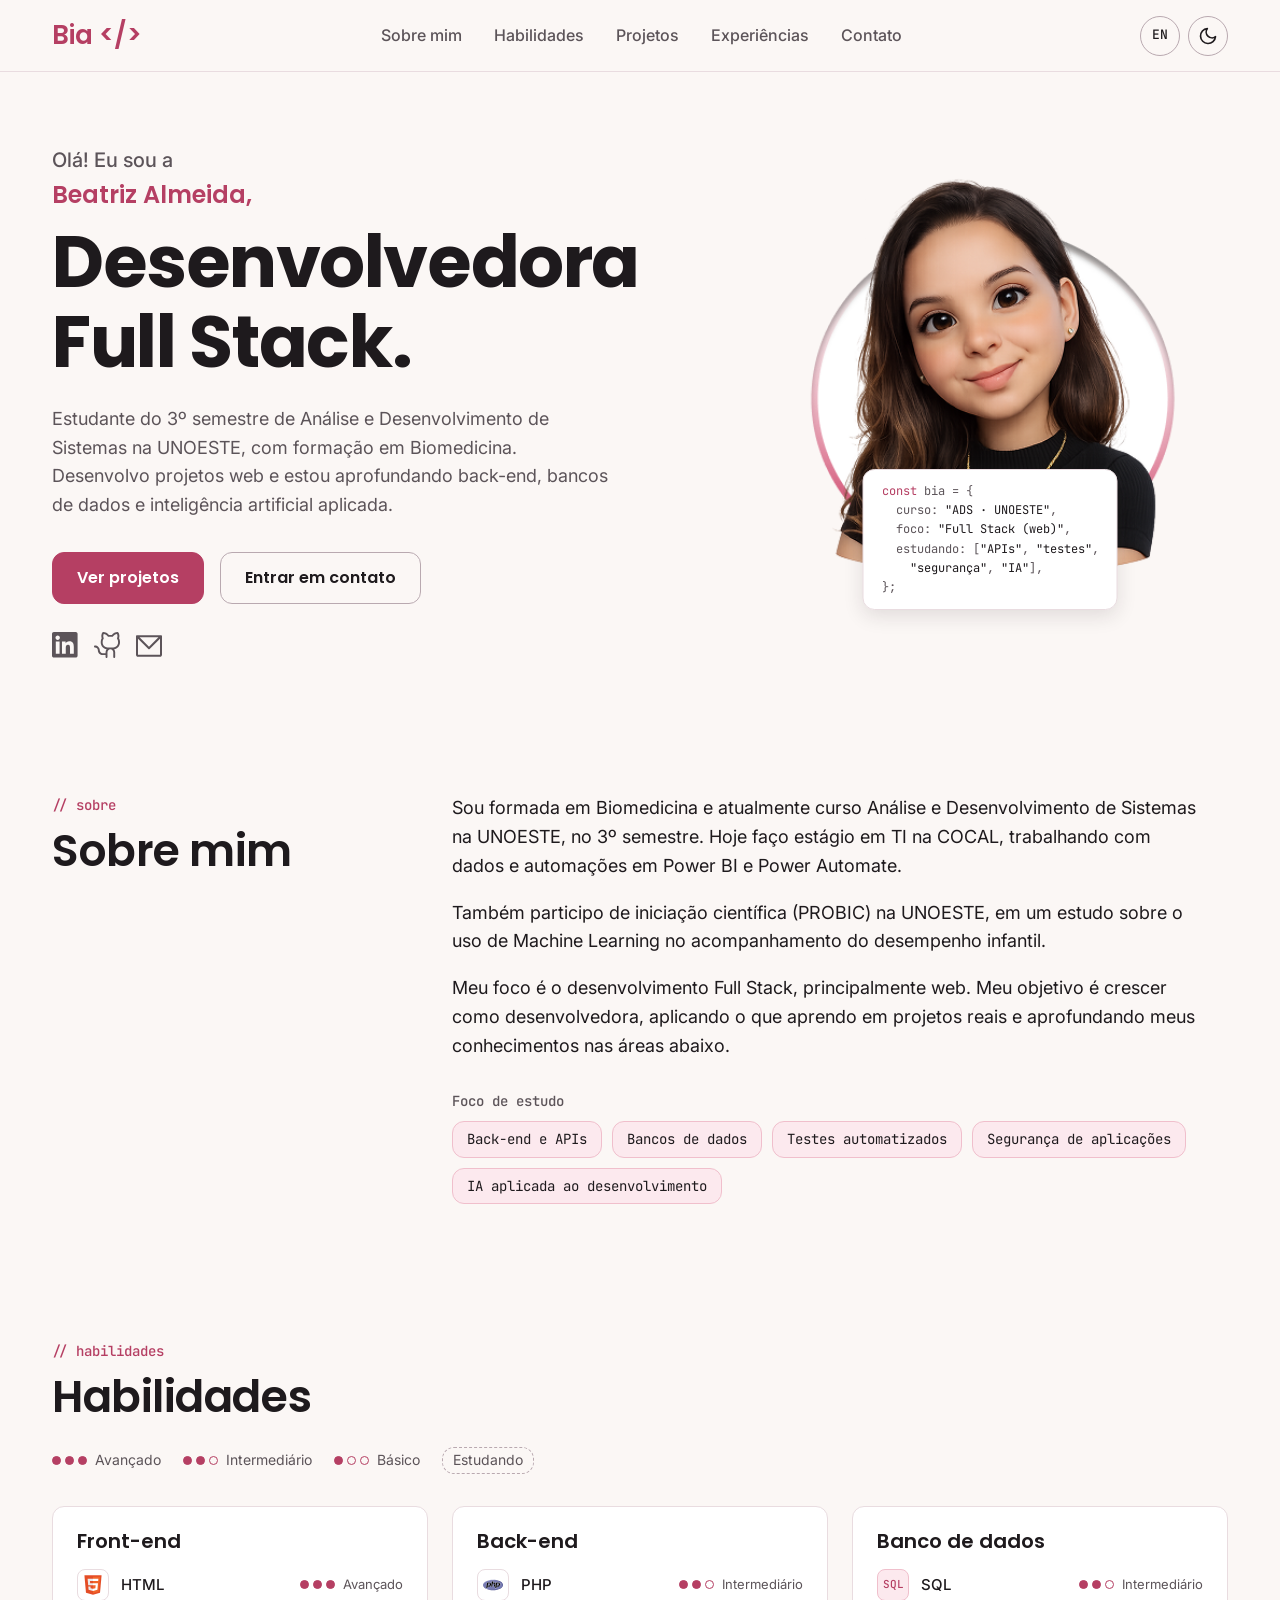
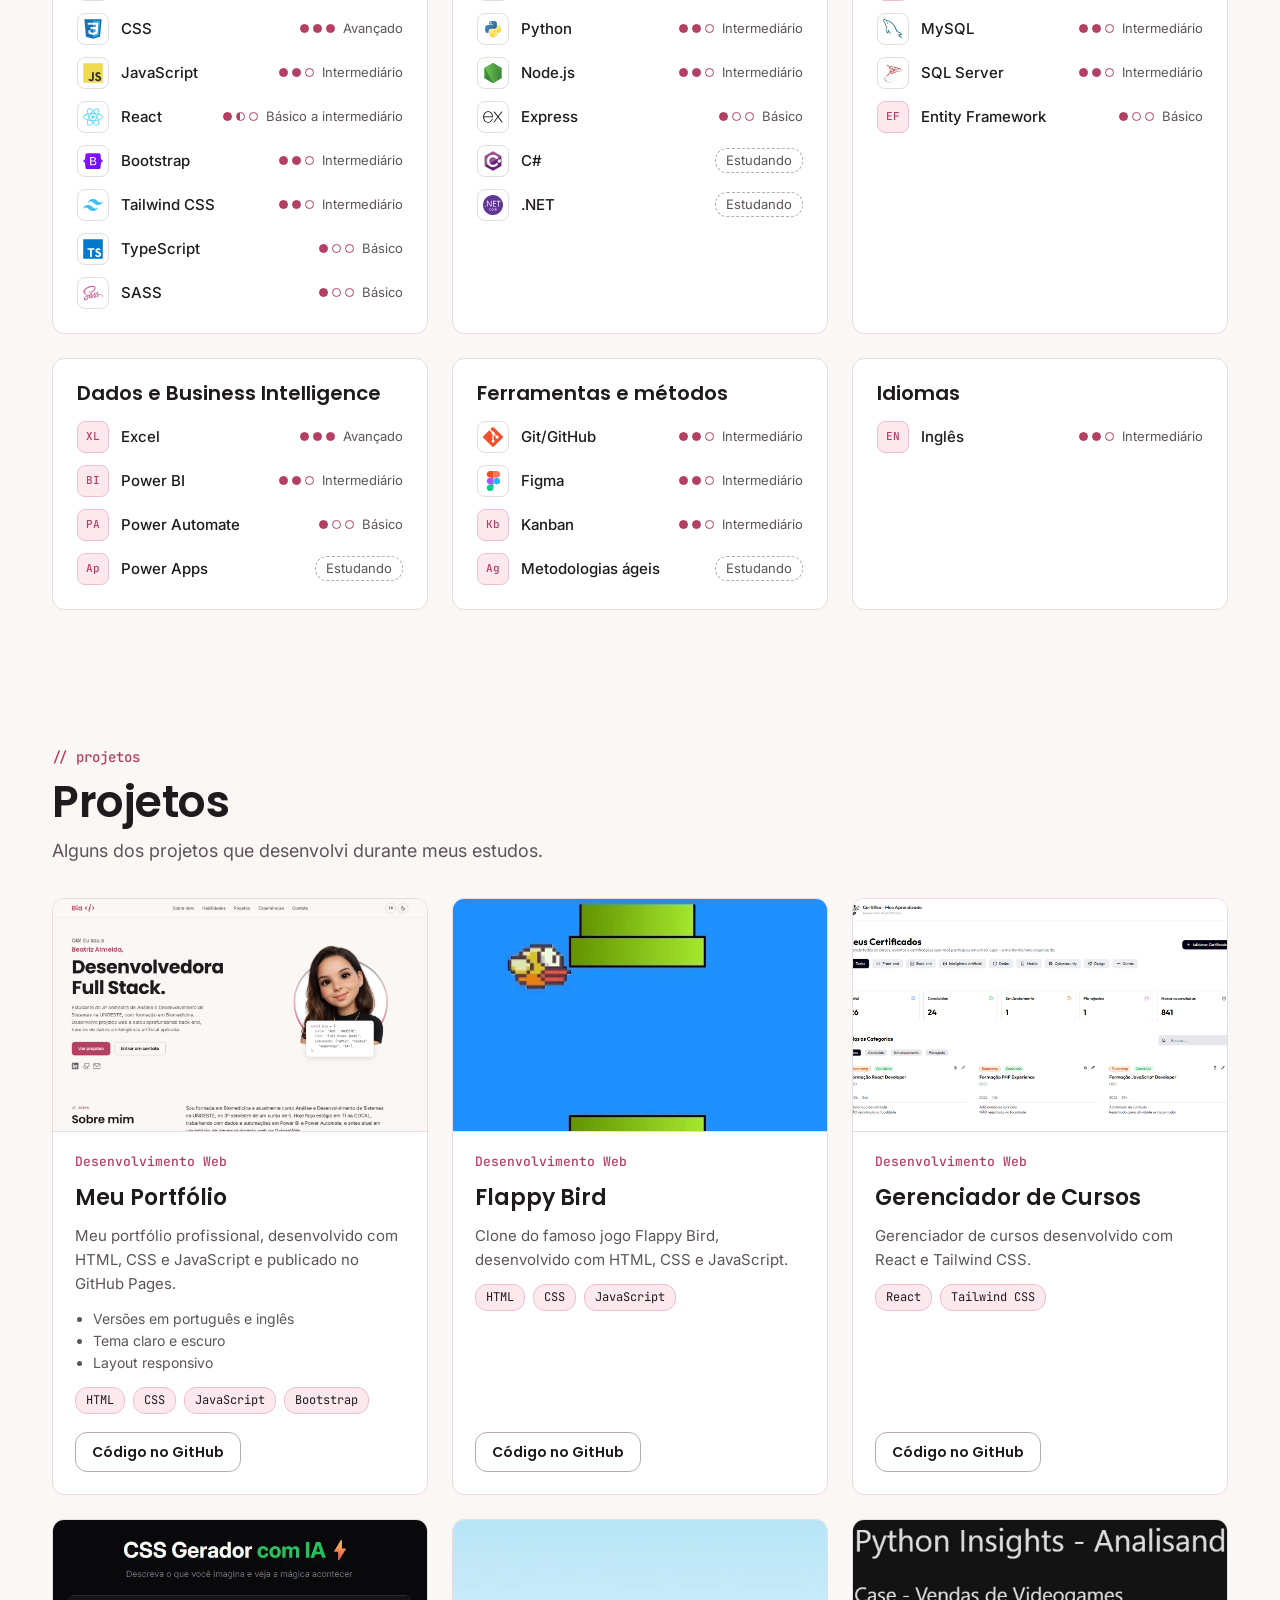
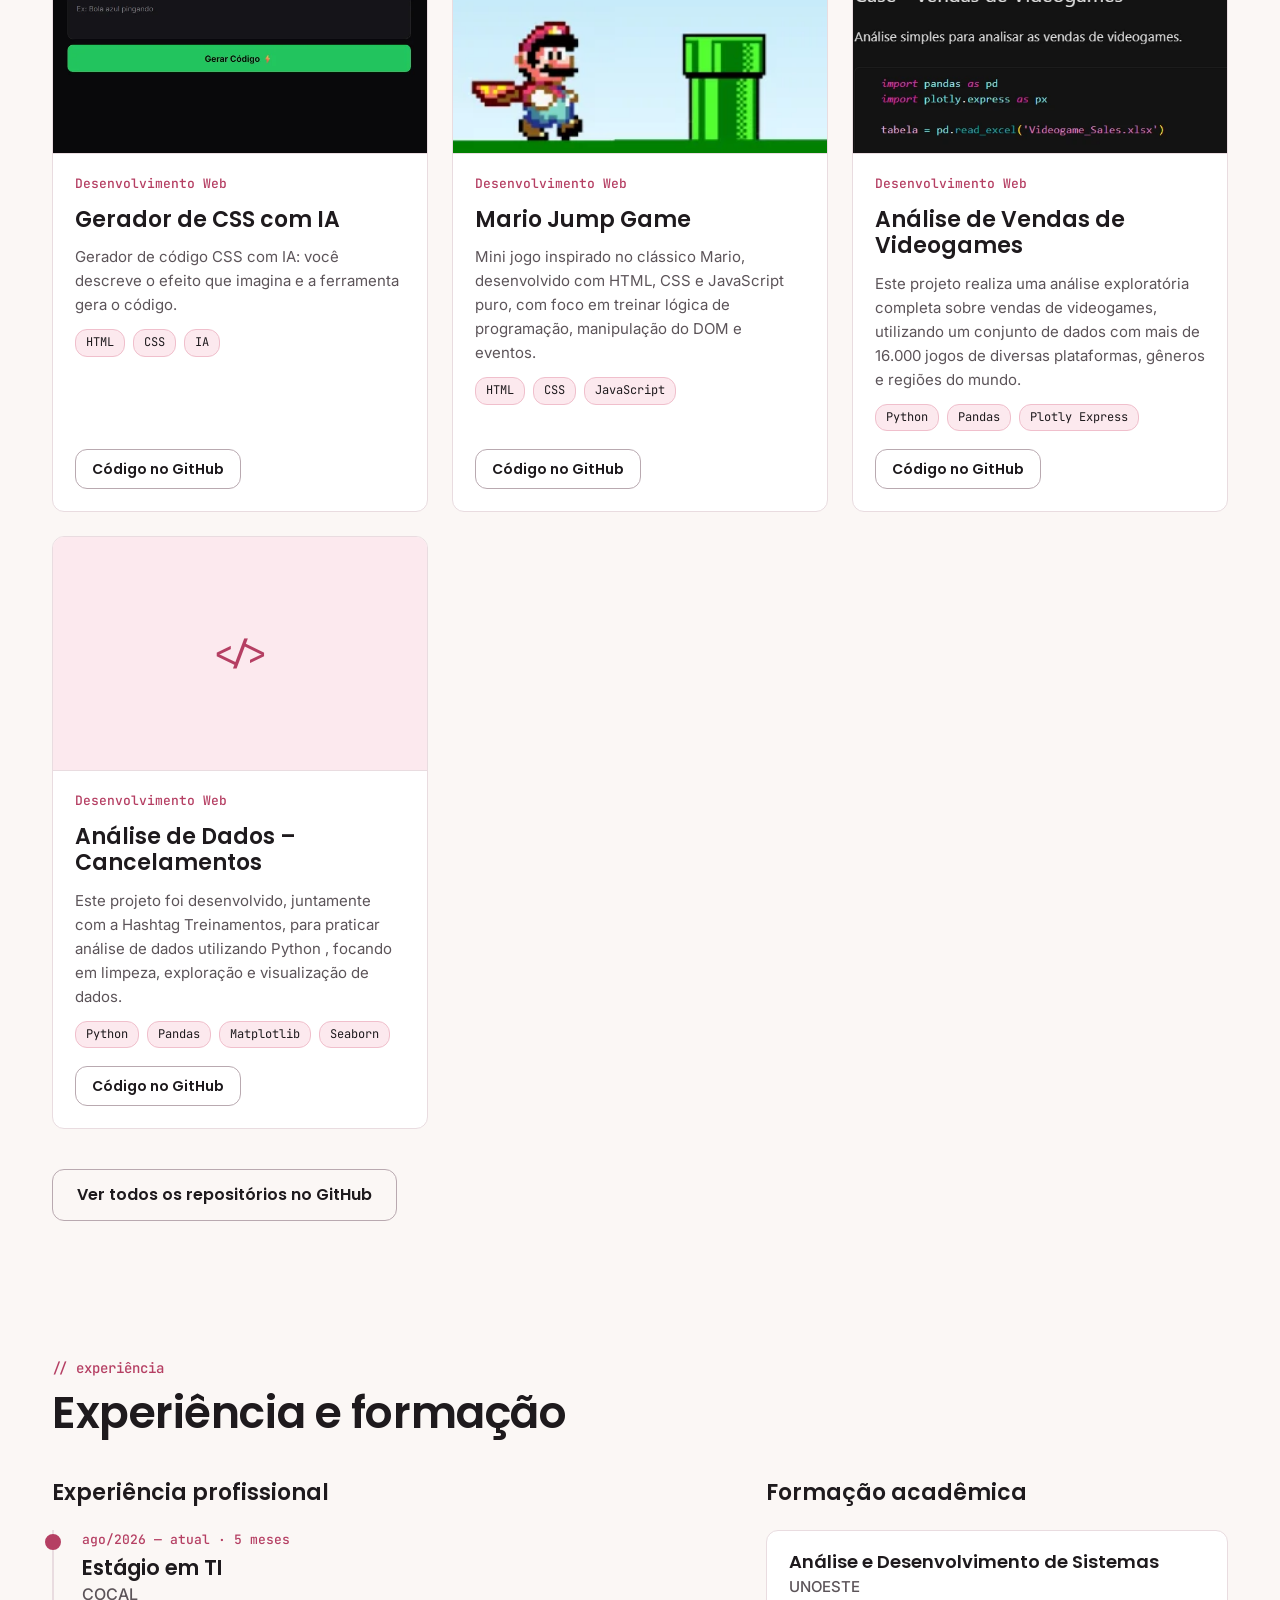
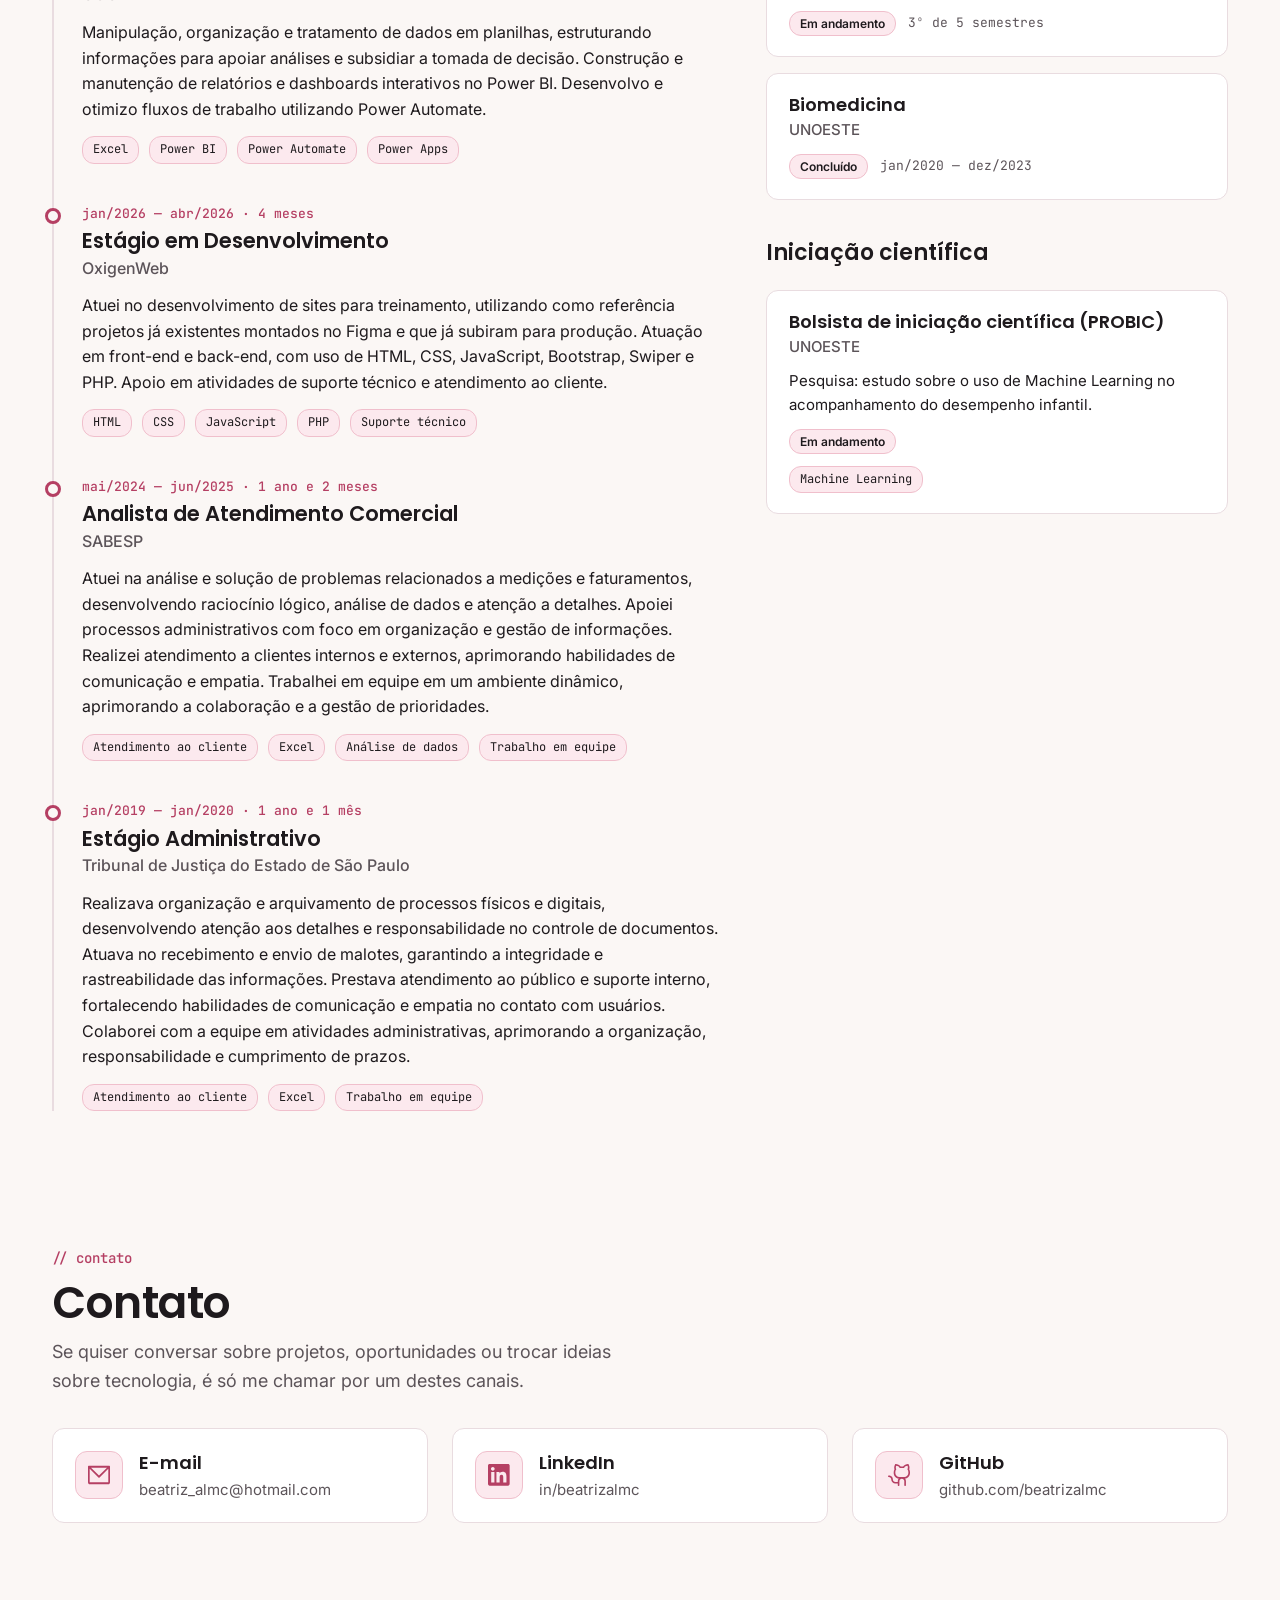
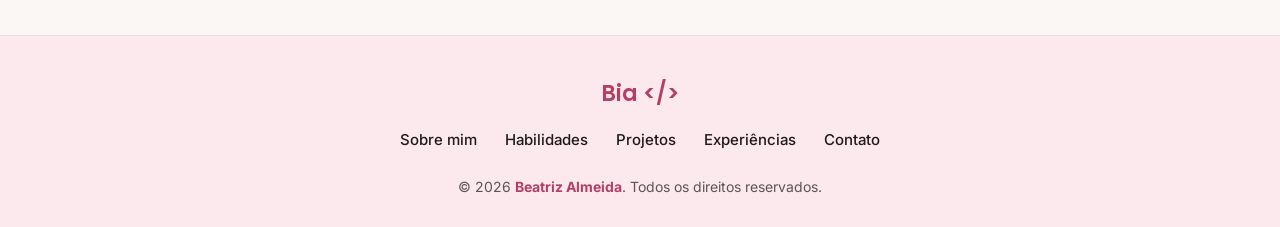
<file: index.html>
<!DOCTYPE html>
<html lang="pt-br">
<head>
    <meta charset="UTF-8">
    <meta name="viewport" content="width=device-width, initial-scale=1.0">
    <meta http-equiv="X-UA-Compatible" content="ie=edge">

    <title>Beatriz Almeida | Desenvolvedora Full Stack</title>
    <meta name="description" content="Portfólio de Beatriz Almeida, estudante de Análise e Desenvolvimento de Sistemas na UNOESTE. Projetos web, habilidades em Full Stack e dados, experiência e contato.">
    <meta name="author" content="Beatriz Almeida">
    <meta name="theme-color" content="#FBF7F5" media="(prefers-color-scheme: light)">
    <meta name="theme-color" content="#151215" media="(prefers-color-scheme: dark)">

    <!--Idiomas e endereço da página-->
    <link rel="canonical" href="https://beatrizalmc.github.io/meu-portfolio/">
    <link rel="alternate" hreflang="pt-BR" href="https://beatrizalmc.github.io/meu-portfolio/">
    <link rel="alternate" hreflang="en" href="https://beatrizalmc.github.io/meu-portfolio/en/">
    <link rel="alternate" hreflang="x-default" href="https://beatrizalmc.github.io/meu-portfolio/">

    <!--Prévia ao compartilhar o link (Open Graph e Twitter)-->
    <meta property="og:type" content="website">
    <meta property="og:site_name" content="Beatriz Almeida">
    <meta property="og:title" content="Beatriz Almeida | Desenvolvedora Full Stack">
    <meta property="og:description" content="Portfólio de Beatriz Almeida, estudante de Análise e Desenvolvimento de Sistemas na UNOESTE. Projetos web, habilidades em Full Stack e dados, experiência e contato.">
    <meta property="og:url" content="https://beatrizalmc.github.io/meu-portfolio/">
    <meta property="og:image" content="https://beatrizalmc.github.io/meu-portfolio/images/og-preview.png">
    <meta property="og:image:width" content="1200">
    <meta property="og:image:height" content="630">
    <meta property="og:image:alt" content="Beatriz Almeida, Desenvolvedora Full Stack">
    <meta property="og:locale" content="pt_BR">
    <meta property="og:locale:alternate" content="en_US">
    <meta name="twitter:card" content="summary_large_image">
    <meta name="twitter:title" content="Beatriz Almeida | Desenvolvedora Full Stack">
    <meta name="twitter:description" content="Portfólio de Beatriz Almeida, estudante de Análise e Desenvolvimento de Sistemas na UNOESTE. Projetos web, habilidades em Full Stack e dados, experiência e contato.">
    <meta name="twitter:image" content="https://beatrizalmc.github.io/meu-portfolio/images/og-preview.png">

    <!--Dados estruturados (ajudam o Google a entender quem é a pessoa da página)-->
    <script type="application/ld+json">
{
    "@context": "https://schema.org",
    "@type": "Person",
    "name": "Beatriz Almeida",
    "jobTitle": "Desenvolvedora Full Stack",
    "url": "https://beatrizalmc.github.io/meu-portfolio/",
    "image": "https://beatrizalmc.github.io/meu-portfolio/images/og-preview.png",
    "sameAs": [
        "https://www.linkedin.com/in/beatrizalmc",
        "https://github.com/beatrizalmc"
    ]
}
    </script>

    <link rel="icon" type="image/png" href="images/icons/favicon.png">

    <!--Fonte-->
    <link rel="preconnect" href="https://fonts.googleapis.com">
    <link rel="preconnect" href="https://fonts.gstatic.com" crossorigin>
    <link href="https://fonts.googleapis.com/css2?family=Poppins:wght@500;600;700&family=Inter:wght@400;500;600;700&family=JetBrains+Mono:wght@400;500&display=swap" rel="stylesheet">


    <!--Bootstrap-->
    <link href="https://cdn.jsdelivr.net/npm/bootstrap@5.3.8/dist/css/bootstrap.min.css" rel="stylesheet" integrity="sha384-sRIl4kxILFvY47J16cr9ZwB07vP4J8+LH7qKQnuqkuIAvNWLzeN8tE5YBujZqJLB" crossorigin="anonymous">

    <!--CSS-->
    <link rel="stylesheet" href="css/style.css">
</head>
<body>
    <script>
        // Avisa o CSS que o JavaScript está ativo (as animações ao rolar dependem disso)
        document.documentElement.classList.add("js");

        // Aplica o tema salvo antes de desenhar a página (evita piscar no tema errado)
        try {
            const temaSalvo = localStorage.getItem("tema");
            const prefereEscuro = window.matchMedia("(prefers-color-scheme: dark)").matches;

            if (temaSalvo === "escuro" || (!temaSalvo && prefereEscuro)) {
                document.body.classList.add("dark");
            }
        } catch (erro) {}
    </script>

    <!-- Ícones reutilizáveis (usados com <use href="#icone-...">) -->
    <svg width="0" height="0" style="position: absolute;" aria-hidden="true" focusable="false">
        <symbol id="icone-linkedin" viewBox="0 0 33 33"><path d="M30.0713 0H2.39759C1.07194 0 0 1.04657 0 2.3405V30.1284C0 31.4223 1.07194 32.4752 2.39759 32.4752H30.0713C31.397 32.4752 32.4752 31.4223 32.4752 30.1347V2.3405C32.4752 1.04657 31.397 0 30.0713 0ZM9.63475 27.6737H4.8142V12.1719H9.63475V27.6737ZM7.22447 10.0597C5.67683 10.0597 4.42729 8.81018 4.42729 7.26887C4.42729 5.72757 5.67683 4.47803 7.22447 4.47803C8.76578 4.47803 10.0153 5.72757 10.0153 7.26887C10.0153 8.80384 8.76578 10.0597 7.22447 10.0597ZM27.6737 27.6737H22.8595V20.1385C22.8595 18.3434 22.8278 16.0283 20.3541 16.0283C17.8487 16.0283 17.4681 17.9882 17.4681 20.0116V27.6737H12.6603V12.1719H17.2778V14.2904H17.3413C17.9819 13.0726 19.5549 11.785 21.8954 11.785C26.7731 11.785 27.6737 14.9944 27.6737 19.168V27.6737Z" fill="currentColor"/></symbol>
        <symbol id="icone-github" viewBox="0 0 32 32"><path d="M30.8607 7.65631C31.223 6.48771 31.3392 5.25673 31.202 4.04098C31.0649 2.82524 30.6773 1.6511 30.0637 0.592612C29.9597 0.412402 29.81 0.262762 29.6298 0.158738C29.4496 0.0547136 29.2451 -2.73383e-05 29.037 1.93946e-05C27.6566 -0.00287012 26.2946 0.317151 25.0598 0.934514C23.8251 1.55188 22.7519 2.44947 21.9259 3.55557H18.3704C17.5444 2.44947 16.4712 1.55188 15.2365 0.934514C14.0017 0.317151 12.6397 -0.00287012 11.2593 1.93946e-05C11.0512 -2.73383e-05 10.8467 0.0547136 10.6665 0.158738C10.4863 0.262762 10.3366 0.412402 10.2326 0.592612C9.61903 1.6511 9.23145 2.82524 9.09427 4.04098C8.95709 5.25673 9.07329 6.48771 9.43556 7.65631C8.7033 8.93441 8.31105 10.3789 8.2963 11.8519V13.037C8.29879 15.0424 9.02677 16.9791 10.3458 18.4896C11.6649 20 13.4859 20.9822 15.4726 21.2548C14.6616 22.2925 14.2215 23.5719 14.2222 24.8889V26.0741H10.6667C9.72367 26.0741 8.81931 25.6995 8.15251 25.0327C7.48571 24.3659 7.11111 23.4615 7.11111 22.5185C7.11111 21.7403 6.95783 20.9697 6.66003 20.2508C6.36222 19.5318 5.92572 18.8785 5.37545 18.3283C4.82517 17.778 4.17191 17.3415 3.45294 17.0437C2.73397 16.7459 1.96339 16.5926 1.18519 16.5926C0.870854 16.5926 0.569398 16.7175 0.347133 16.9397C0.124867 17.162 0 17.4635 0 17.7778C0 18.0921 0.124867 18.3936 0.347133 18.6158C0.569398 18.8381 0.870854 18.963 1.18519 18.963C2.12818 18.963 3.03255 19.3376 3.69934 20.0044C4.36614 20.6712 4.74074 21.5755 4.74074 22.5185C4.74074 24.0902 5.36508 25.5975 6.4764 26.7088C7.58773 27.8201 9.09501 28.4444 10.6667 28.4444H14.2222V30.8148C14.2222 31.1291 14.3471 31.4306 14.5694 31.6529C14.7916 31.8751 15.0931 32 15.4074 32C15.7217 32 16.0232 31.8751 16.2455 31.6529C16.4677 31.4306 16.5926 31.1291 16.5926 30.8148V24.8889C16.5926 23.9459 16.9672 23.0415 17.634 22.3747C18.3008 21.7079 19.2052 21.3333 20.1481 21.3333C21.0911 21.3333 21.9955 21.7079 22.6623 22.3747C23.3291 23.0415 23.7037 23.9459 23.7037 24.8889V30.8148C23.7037 31.1291 23.8286 31.4306 24.0508 31.6529C24.2731 31.8751 24.5746 32 24.8889 32C25.2032 32 25.5047 31.8751 25.7269 31.6529C25.9492 31.4306 26.0741 31.1291 26.0741 30.8148V24.8889C26.0748 23.5719 25.6347 22.2925 24.8237 21.2548C26.8104 20.9822 28.6314 20 29.9505 18.4896C31.2695 16.9791 31.9975 15.0424 32 13.037V11.8519C31.9852 10.3789 31.593 8.93441 30.8607 7.65631ZM29.6296 13.037C29.6296 14.6087 29.0053 16.116 27.894 17.2273C26.7826 18.3386 25.2754 18.963 23.7037 18.963H16.5926C15.0209 18.963 13.5137 18.3386 12.4023 17.2273C11.291 16.116 10.6667 14.6087 10.6667 13.037V11.8519C10.6812 10.6667 11.036 9.51071 11.6889 8.52149C11.8106 8.36108 11.8894 8.1723 11.9179 7.97297C11.9464 7.77364 11.9237 7.57034 11.8519 7.38224C11.5431 6.58609 11.3946 5.73684 11.4147 4.88317C11.4347 4.0295 11.6231 3.18818 11.9689 2.40743C12.9388 2.51177 13.8729 2.83308 14.7017 3.34753C15.5306 3.86198 16.2331 4.55639 16.757 5.37928C16.8638 5.54625 17.0108 5.68377 17.1844 5.77928C17.3581 5.87478 17.5529 5.9252 17.7511 5.92594H22.5437C22.7426 5.92595 22.9384 5.87588 23.1129 5.78034C23.2874 5.6848 23.435 5.54688 23.5422 5.37928C24.0661 4.55632 24.7686 3.86185 25.5974 3.34739C26.4263 2.83293 27.3604 2.51166 28.3304 2.40743C28.6757 3.18838 28.8635 4.02979 28.8831 4.88346C28.9027 5.73714 28.7536 6.58628 28.4444 7.38224C28.3728 7.56854 28.3488 7.76978 28.3747 7.9677C28.4006 8.16562 28.4755 8.35394 28.5926 8.51557C29.2519 9.50479 29.612 10.6632 29.6296 11.8519V13.037Z" fill="currentColor"/></symbol>
        <symbol id="icone-email" viewBox="0 0 36 30"><path d="M34.6154 0H1.38462C1.01739 0 0.66521 0.158036 0.405544 0.43934C0.145879 0.720645 0 1.10218 0 1.5V27C0 27.7956 0.291757 28.5587 0.811089 29.1213C1.33042 29.6839 2.03479 30 2.76923 30H33.2308C33.9652 30 34.6696 29.6839 35.1889 29.1213C35.7082 28.5587 36 27.7956 36 27V1.5C36 1.10218 35.8541 0.720645 35.5945 0.43934C35.3348 0.158036 34.9826 0 34.6154 0ZM31.0552 3L18 15.9656L4.94481 3H31.0552ZM33.2308 27H2.76923V4.91063L17.0637 19.1062C17.3191 19.3603 17.6532 19.5012 18 19.5012C18.3468 19.5012 18.6809 19.3603 18.9363 19.1062L33.2308 4.91063V27Z" fill="currentColor"/></symbol>
    </svg>

    <a class="pular-conteudo" href="#conteudo">Pular para o conteúdo</a>

    <header>
        <div class="container-fluid container-xxl">
            <div class="d-flex flex-row align-items-center justify-content-between">
                <a href="#inicio" class="logo" aria-label="Bia, ir para o início">Bia &lt;/&gt;</a>

                <nav class="menu" id="menu" aria-label="Menu principal">
                    <ul>
                        <li><a href="#sobre-mim">Sobre mim</a></li>
                        <li><a href="#habilidades">Habilidades</a></li>
                        <li><a href="#projetos">Projetos</a></li>
                        <li><a href="#experiencias">Experiências</a></li>
                        <li><a href="#contato">Contato</a></li>
                    </ul>
                </nav>

                <div class="acoes-header d-flex flex-row align-items-center gap-2">
                    <a class="btn-idioma" href="en/" hreflang="en" lang="en" aria-label="Ver em inglês (English)">EN</a>

                    <button type="button" class="btn-tema" aria-pressed="false"
                        data-label-claro="Ativar tema claro" data-label-escuro="Ativar tema escuro"
                        aria-label="Ativar tema escuro">
                        <svg class="icone-lua" width="20" height="20" viewBox="0 0 24 24" fill="none" stroke="currentColor" stroke-width="2" stroke-linecap="round" stroke-linejoin="round" aria-hidden="true"><path d="M21 12.79A9 9 0 1 1 11.21 3 7 7 0 0 0 21 12.79z"/></svg>
                        <svg class="icone-sol" width="20" height="20" viewBox="0 0 24 24" fill="none" stroke="currentColor" stroke-width="2" stroke-linecap="round" stroke-linejoin="round" aria-hidden="true"><circle cx="12" cy="12" r="4"/><path d="M12 2v2M12 20v2M4.93 4.93l1.41 1.41M17.66 17.66l1.41 1.41M2 12h2M20 12h2M4.93 19.07l1.41-1.41M17.66 6.34l1.41-1.41"/></svg>
                    </button>

                    <button type="button" class="menu-mobile-btn" aria-controls="menu" aria-expanded="false"
                        data-label-abrir="Abrir menu" data-label-fechar="Fechar menu"
                        aria-label="Abrir menu">
                        <svg class="icone-menu" width="20" height="20" viewBox="0 0 24 24" fill="none" stroke="currentColor" stroke-width="2" stroke-linecap="round" aria-hidden="true"><path d="M4 6h16M4 12h16M4 18h16"/></svg>
                        <svg class="icone-fechar" width="20" height="20" viewBox="0 0 24 24" fill="none" stroke="currentColor" stroke-width="2" stroke-linecap="round" aria-hidden="true"><path d="M6 6l12 12M18 6L6 18"/></svg>
                    </button>
                </div>
            </div>
        </div>
    </header>

    <main id="conteudo" tabindex="-1">
        <!--Apresentação (Hero)-->
        <section class="hero" id="inicio">
            <div class="container-fluid container-xxl">
                <div class="row align-items-center">
                    <div class="col-12 col-lg-7 escrita order-2 order-lg-1">
                        <div class="apresentacao">
                            <p class="cumprimento">Olá! Eu sou a</p>
                            <p class="meu-nome">Beatriz Almeida,</p>
                            <h1>Desenvolvedora <span class="atribuicao">Full Stack.</span></h1>
                            <p class="minha-descricao">
                                Estudante do 3º semestre de Análise e Desenvolvimento de Sistemas na UNOESTE, com formação em Biomedicina. Desenvolvo projetos web e estou aprofundando back-end, bancos de dados e inteligência artificial aplicada.
                            </p>
                        </div>
                        <div class="botoes-hero d-flex flex-row flex-wrap gap-3">
                            <a href="#projetos" class="btn-principal">Ver projetos</a>
                            <a href="#contato" class="btn-secundario">Entrar em contato</a>
                            <!-- <a href="assets/curriculo.pdf" class="btn-secundario" target="_blank" rel="noopener noreferrer">Currículo</a> -->
                        </div>
                        <div class="redes d-flex flex-row gap-3 align-items-center" role="group" aria-label="Redes e contato">
                            <a href="https://www.linkedin.com/in/beatrizalmc" target="_blank" rel="noopener noreferrer" aria-label="LinkedIn de Beatriz">
                                <svg width="26" height="26" aria-hidden="true"><use href="#icone-linkedin"/></svg>
                            </a>
                            <a href="https://github.com/beatrizalmc" target="_blank" rel="noopener noreferrer" aria-label="GitHub de Beatriz">
                                <svg width="26" height="26" aria-hidden="true"><use href="#icone-github"/></svg>
                            </a>
                            <a href="mailto:beatriz_almc@hotmail.com" aria-label="Enviar e-mail para Beatriz">
                                <svg width="26" height="22" aria-hidden="true"><use href="#icone-email"/></svg>
                            </a>
                        </div>
                    </div>
                    <div class="col-12 col-lg-5 order-1 order-lg-2">
                        <div class="hero-visual">
                            <img src="images/foto-principal.png" fetchpriority="high" alt="Ilustração de Beatriz Almeida" width="353" height="381">
                            <div class="cartao-codigo" aria-hidden="true">
<pre><code><span class="c-chave">const</span> bia = {
  curso: <span class="c-texto">"ADS · UNOESTE"</span>,
  foco: <span class="c-texto">"Full Stack (web)"</span>,
  estudando: [<span class="c-texto">"APIs"</span>, <span class="c-texto">"testes"</span>,
    <span class="c-texto">"segurança"</span>, <span class="c-texto">"IA"</span>],
};</code></pre>
                            </div>
                        </div>
                    </div>
                </div>
            </div>
        </section>

        <!--Sobre mim-->
        <section class="sobre-mim" id="sobre-mim">
            <div class="container-fluid container-xxl">
                <div class="row">
                    <div class="col-12 col-lg-4 revelar">
                        <p class="rotulo-secao">// sobre</p>
                        <h2>Sobre mim</h2>
                    </div>
                    <div class="col-12 col-lg-8 texto-sobre revelar">
                            <p>Sou formada em Biomedicina e atualmente curso Análise e Desenvolvimento de Sistemas na UNOESTE, no 3º semestre. Hoje faço estágio em TI na COCAL, trabalhando com dados e automações em Power BI e Power Automate.</p>
                            <p>Também participo de iniciação científica (PROBIC) na UNOESTE, em um estudo sobre o uso de Machine Learning no acompanhamento do desempenho infantil.</p>
                            <p>Meu foco é o desenvolvimento Full Stack, principalmente web. Meu objetivo é crescer como desenvolvedora, aplicando o que aprendo em projetos reais e aprofundando meus conhecimentos nas áreas abaixo.</p>
                        <h3>Foco de estudo</h3>
                        <ul class="chips">
                            <li>Back-end e APIs</li>
                            <li>Bancos de dados</li>
                            <li>Testes automatizados</li>
                            <li>Segurança de aplicações</li>
                            <li>IA aplicada ao desenvolvimento</li>
                        </ul>
                    </div>
                </div>
            </div>
        </section>

        <!--Habilidades-->
        <section class="habilidades" id="habilidades">
            <div class="container-fluid container-xxl">
                <div class="cabecalho-secao revelar">
                    <p class="rotulo-secao">// habilidades</p>
                    <h2>Habilidades</h2>
                </div>
                <ul class="legenda-niveis revelar" id="legenda-niveis" aria-label="Níveis"></ul>
                <div class="lista-habilidades revelar" id="lista-habilidades"></div>
                <noscript>
                    <p>Ative o JavaScript para ver as habilidades aqui, ou acesse meu LinkedIn para conhecê-las.</p>
                </noscript>
            </div>
        </section>

        <!--Projetos-->
        <section class="projetos" id="projetos">
            <div class="container-fluid container-xxl">
                <div class="cabecalho-secao revelar">
                    <p class="rotulo-secao">// projetos</p>
                    <h2>Projetos</h2>
                    <p class="intro-secao">Alguns dos projetos que desenvolvi durante meus estudos.</p>
                </div>
                <div class="filtros" id="filtros-projetos" role="group" aria-label="Filtrar projetos por categoria" hidden></div>
                <div class="lista-projetos revelar" id="lista-projetos"></div>
                <noscript>
                    <p>Ative o JavaScript para ver os projetos aqui, ou acesse meu GitHub para conhecê-los.</p>
                </noscript>
                <div class="mais-projetos">
                    <a href="https://github.com/beatrizalmc" class="btn-secundario" target="_blank" rel="noopener noreferrer">Ver todos os repositórios no GitHub</a>
                </div>
            </div>
        </section>

        <!--Experiência e formação-->
        <section class="experiencias" id="experiencias">
            <div class="container-fluid container-xxl">
                <div class="cabecalho-secao revelar">
                    <p class="rotulo-secao">// experiência</p>
                    <h2>Experiência e formação</h2>
                </div>
                <div class="row gy-5 gx-lg-5">
                    <div class="col-12 col-lg-7 revelar">
                        <h3 class="subtitulo-secao">Experiência profissional</h3>
                        <ol class="linha-do-tempo" id="lista-experiencias"></ol>
                    </div>
                    <div class="col-12 col-lg-5 revelar">
                        <div class="bloco-lateral" id="bloco-formacao">
                            <h3 class="subtitulo-secao">Formação acadêmica</h3>
                            <div class="lista-cards" id="lista-formacao"></div>
                        </div>
                        <div class="bloco-lateral" id="bloco-iniciacao" hidden>
                            <h3 class="subtitulo-secao">Iniciação científica</h3>
                            <div class="lista-cards" id="lista-iniciacao"></div>
                        </div>
                        <div class="bloco-lateral" id="bloco-cursos" hidden>
                            <h3 class="subtitulo-secao">Cursos e certificações</h3>
                            <div class="lista-cards" id="lista-cursos"></div>
                        </div>
                    </div>
                </div>
                <noscript>
                    <p>Ative o JavaScript para ver a experiência e a formação aqui, ou acesse meu LinkedIn.</p>
                </noscript>
            </div>
        </section>

        <!--Contato-->
        <section class="contato" id="contato">
            <div class="container-fluid container-xxl">
                <div class="cabecalho-secao revelar">
                    <p class="rotulo-secao">// contato</p>
                    <h2>Contato</h2>
                    <p class="intro-secao">Se quiser conversar sobre projetos, oportunidades ou trocar ideias sobre tecnologia, é só me chamar por um destes canais.</p>
                </div>
                <div class="lista-contatos revelar" role="group" aria-label="Canais de contato">
                    <a class="card-contato" href="mailto:beatriz_almc@hotmail.com">
                        <span class="card-contato-icone"><svg width="22" height="20" aria-hidden="true"><use href="#icone-email"/></svg></span>
                        <span class="card-contato-texto">
                            <span class="card-contato-titulo">E-mail</span>
                            <span class="card-contato-valor">beatriz_almc@hotmail.com</span>
                        </span>
                    </a>
                    <a class="card-contato" href="https://www.linkedin.com/in/beatrizalmc" target="_blank" rel="noopener noreferrer">
                        <span class="card-contato-icone"><svg width="22" height="22" aria-hidden="true"><use href="#icone-linkedin"/></svg></span>
                        <span class="card-contato-texto">
                            <span class="card-contato-titulo">LinkedIn</span>
                            <span class="card-contato-valor">in/beatrizalmc</span>
                        </span>
                        <span class="visually-hidden">(abre em nova aba)</span>
                    </a>
                    <a class="card-contato" href="https://github.com/beatrizalmc" target="_blank" rel="noopener noreferrer">
                        <span class="card-contato-icone"><svg width="22" height="22" aria-hidden="true"><use href="#icone-github"/></svg></span>
                        <span class="card-contato-texto">
                            <span class="card-contato-titulo">GitHub</span>
                            <span class="card-contato-valor">github.com/beatrizalmc</span>
                        </span>
                        <span class="visually-hidden">(abre em nova aba)</span>
                    </a>
                </div>
            </div>
        </section>
    </main>

    <footer>
        <div class="container-fluid container-xxl d-flex flex-column align-items-center gap-3">
            <a href="#inicio" class="logo" aria-label="Bia">Bia &lt;/&gt;</a>
            <nav aria-label="Menu do rodapé">
                <ul class="rodape-nav">
                    <li><a href="#sobre-mim">Sobre mim</a></li>
                    <li><a href="#habilidades">Habilidades</a></li>
                    <li><a href="#projetos">Projetos</a></li>
                    <li><a href="#experiencias">Experiências</a></li>
                    <li><a href="#contato">Contato</a></li>
                </ul>
            </nav>
            <p class="direitos">© <span id="ano-atual">2026</span> <span class="nome">Beatriz Almeida</span>. Todos os direitos reservados.</p>
        </div>
    </footer>
    
    <!-- BOTÃO VOLTAR AO TOPO -->
    <button class="btn-scroll-top" id="btnScrollTop" type="button" aria-label="Voltar ao topo">
        <svg width="20" height="20" viewBox="0 0 24 24" fill="none" stroke="currentColor" stroke-width="2" stroke-linecap="round" stroke-linejoin="round" aria-hidden="true"><path d="M12 19V5M5 12l7-7 7 7"/></svg>
    </button>

    <!--JS-->
    <script src="js/dados.js"></script>
    <script src="js/script.js"></script>
</body>
</html>
</file>
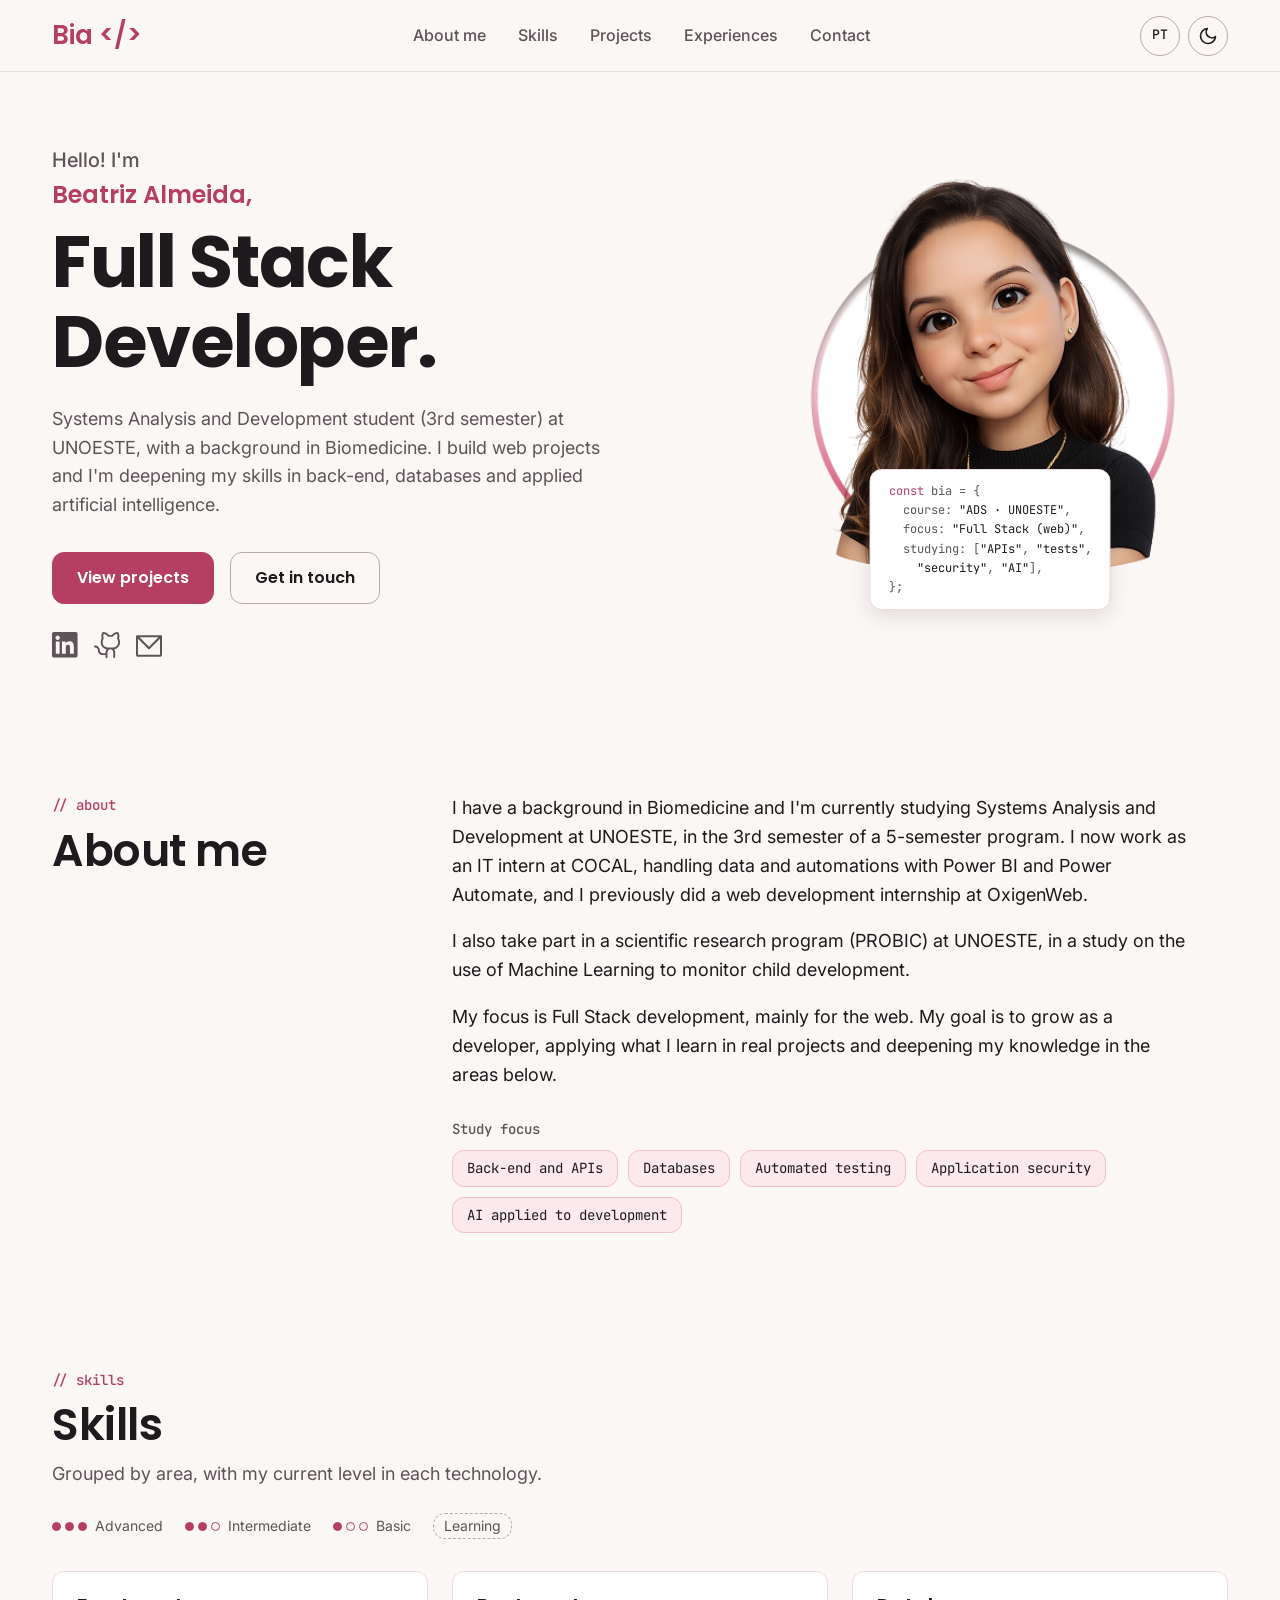
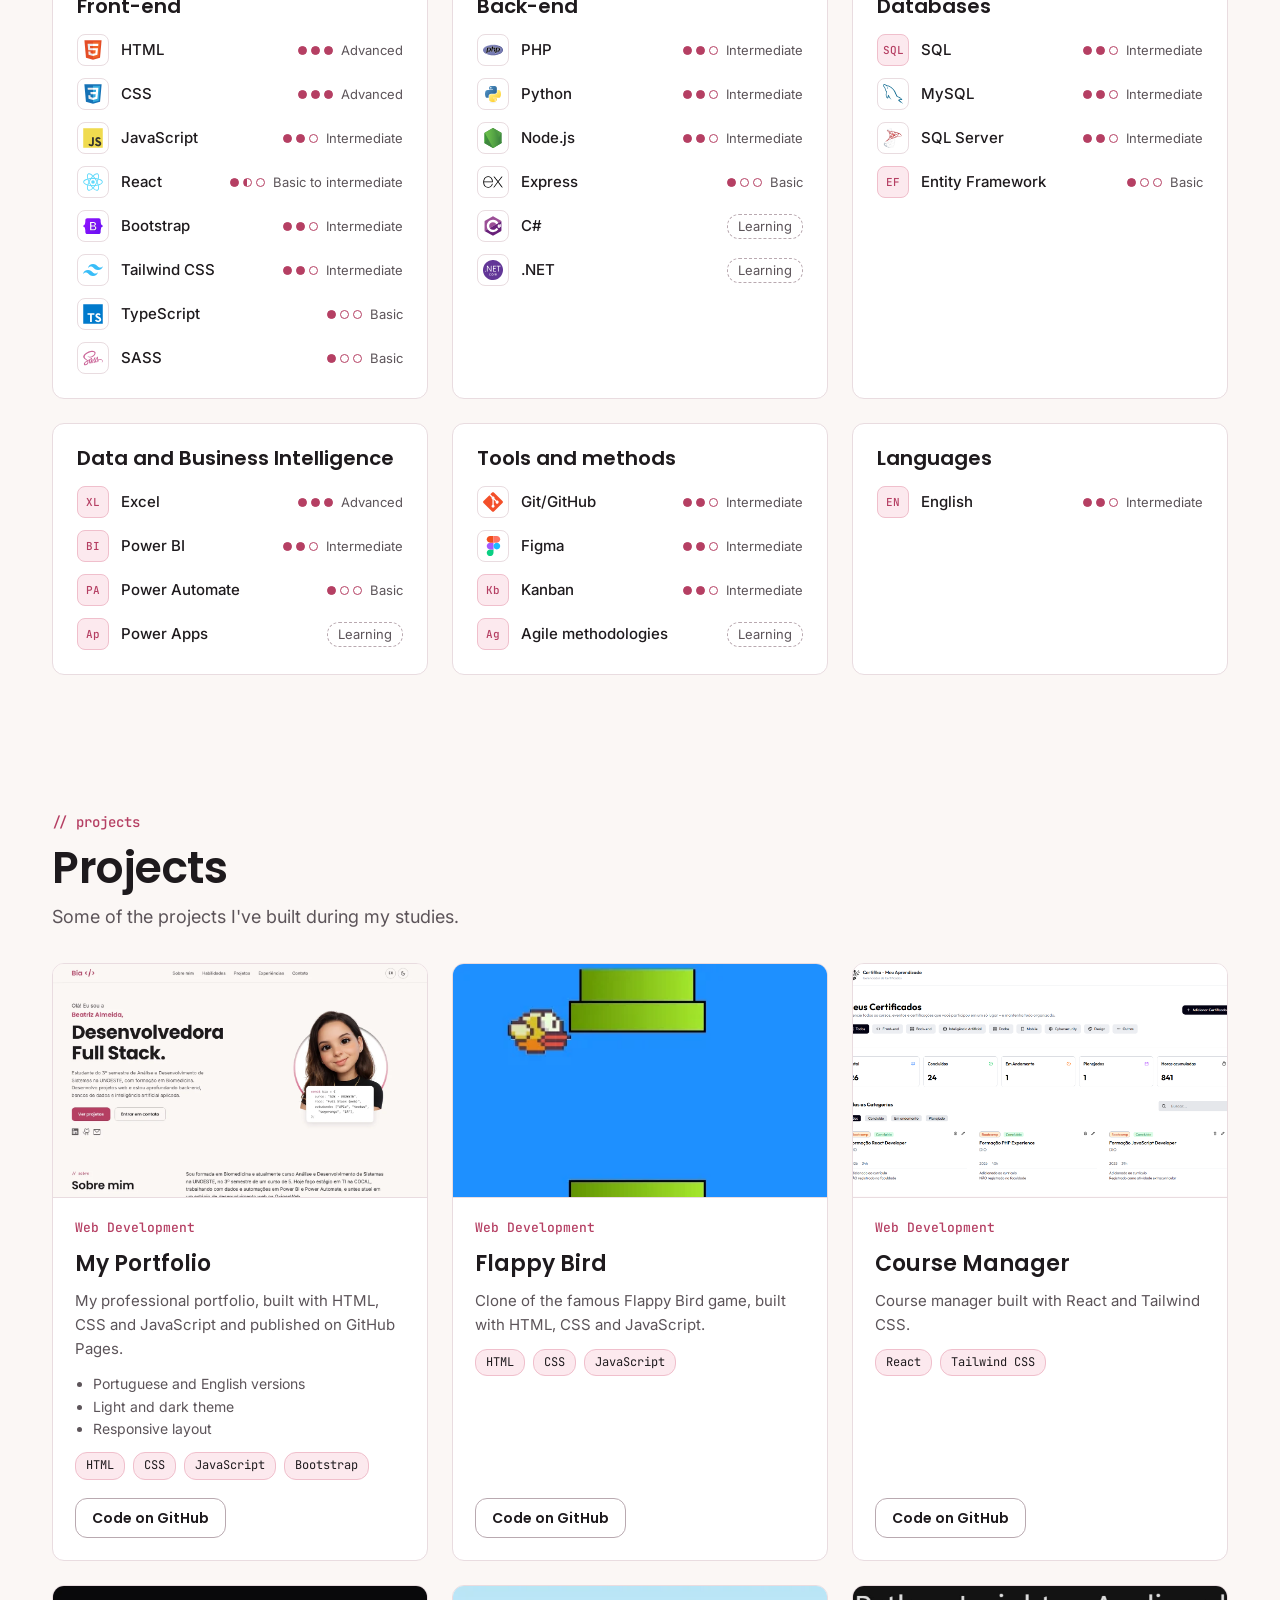
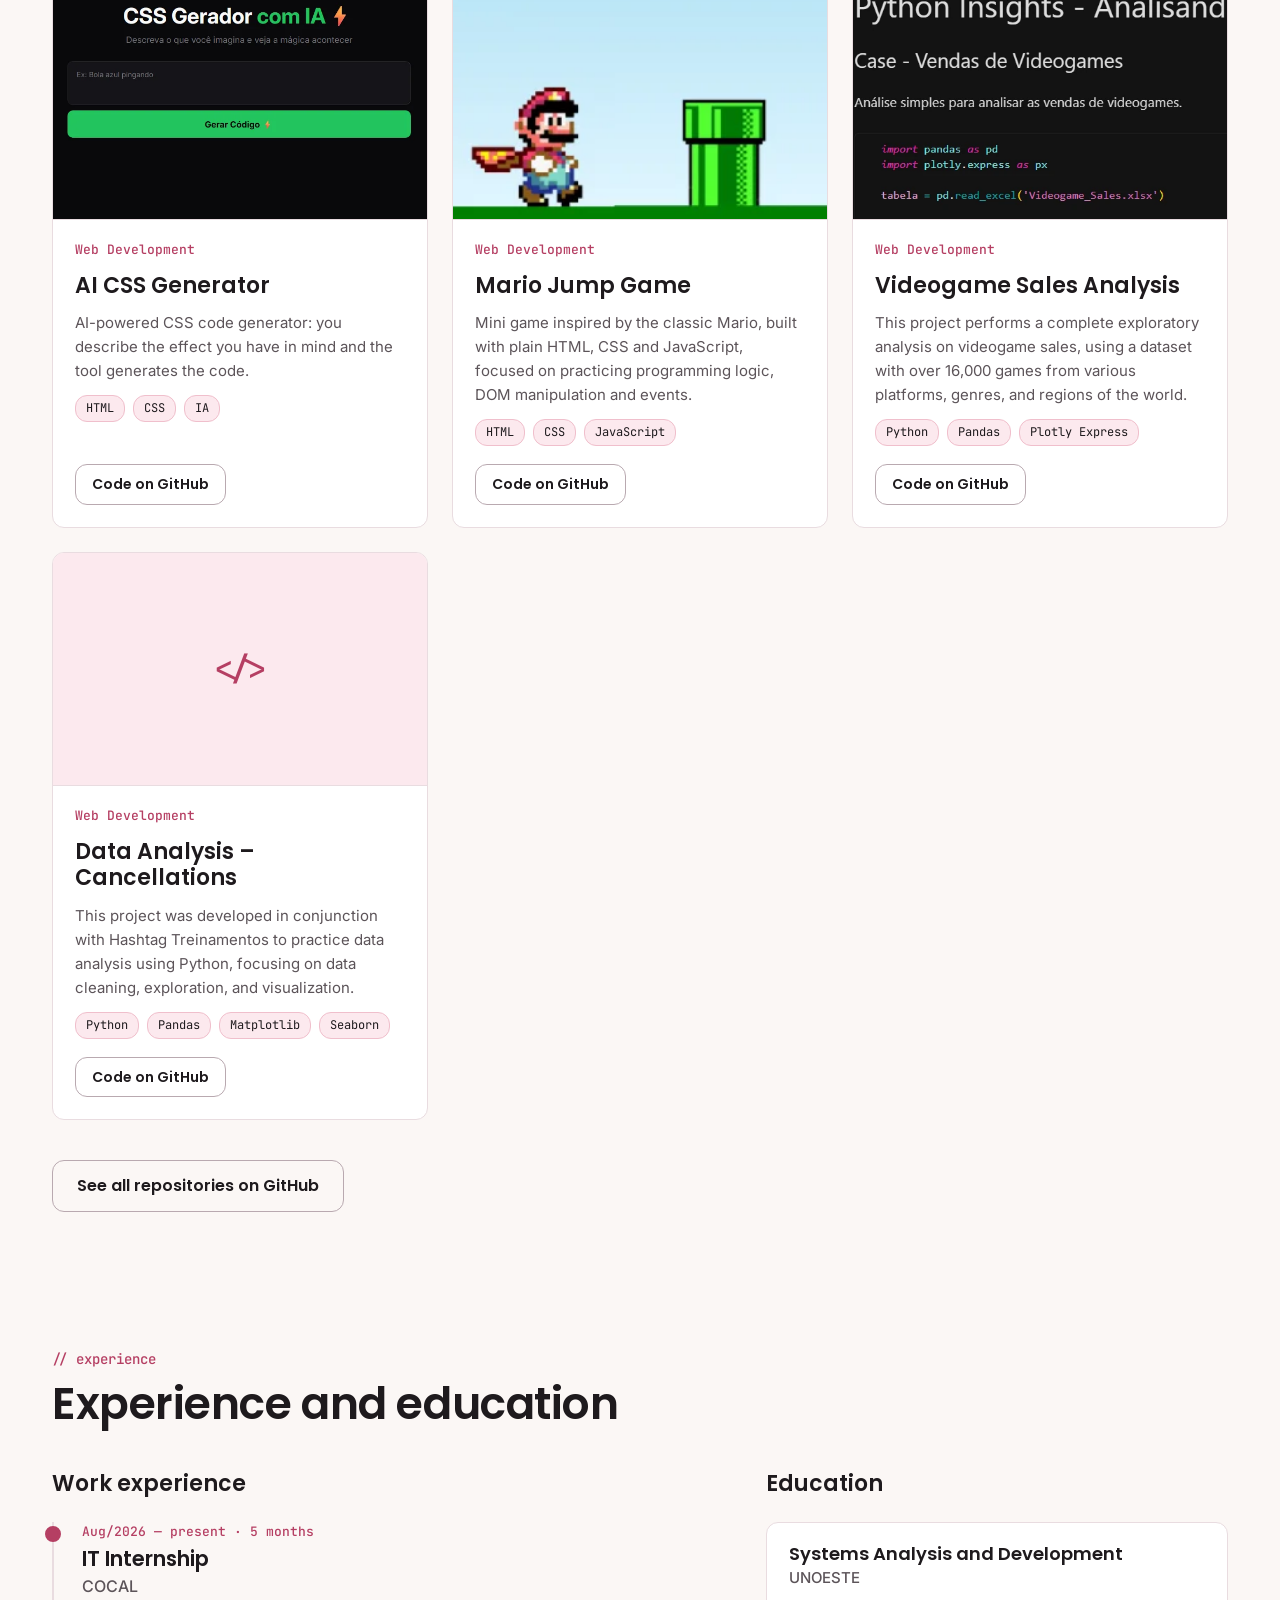
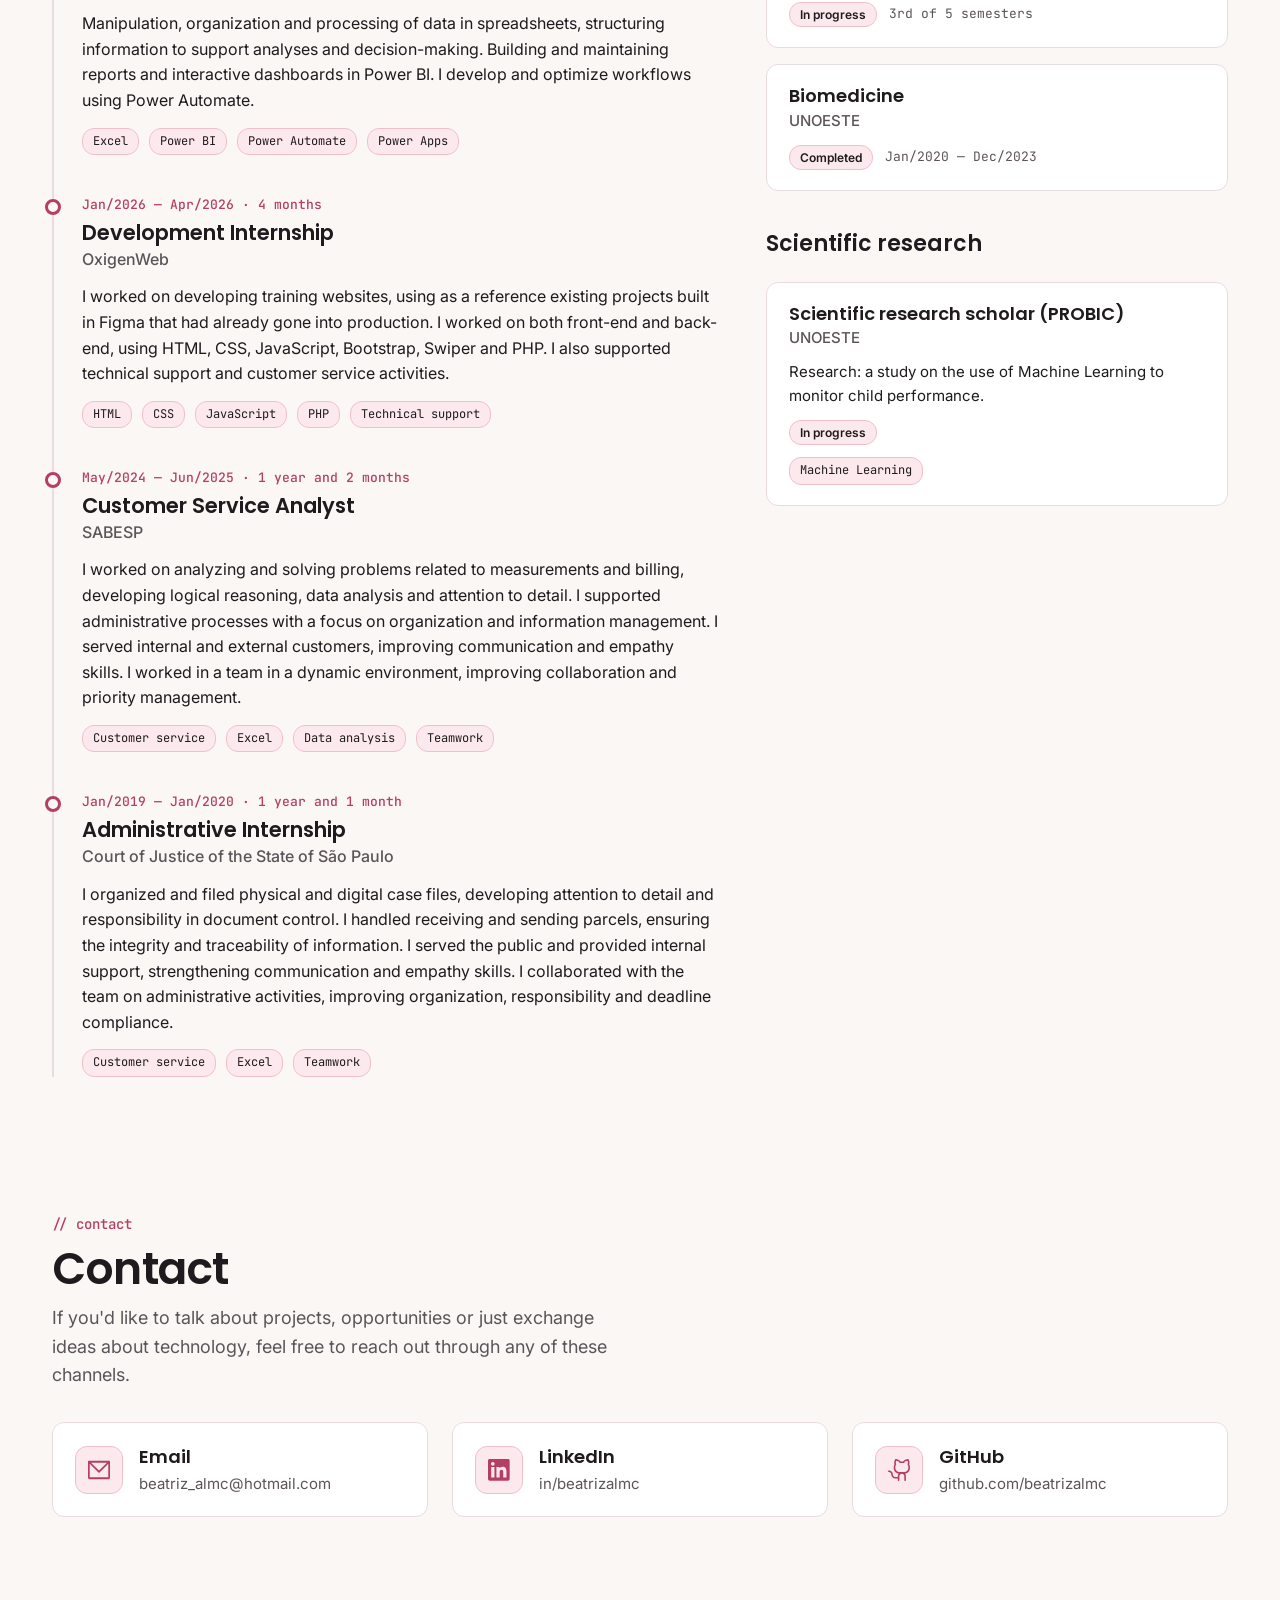
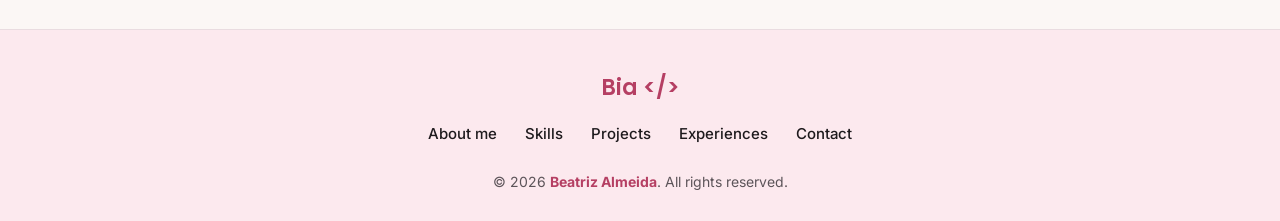
<file: en/index.html>
<!DOCTYPE html>
<html lang="en">
<head>
    <meta charset="UTF-8">
    <meta name="viewport" content="width=device-width, initial-scale=1.0">
    <meta http-equiv="X-UA-Compatible" content="ie=edge">

    <title>Beatriz Almeida | Full Stack Developer</title>
    <meta name="description" content="Portfolio of Beatriz Almeida, a Systems Analysis and Development student at UNOESTE. Web projects, Full Stack and data skills, experience and contact.">
    <meta name="author" content="Beatriz Almeida">
    <meta name="theme-color" content="#FBF7F5" media="(prefers-color-scheme: light)">
    <meta name="theme-color" content="#151215" media="(prefers-color-scheme: dark)">

    <!--Idiomas e endereço da página-->
    <link rel="canonical" href="https://beatrizalmc.github.io/meu-portfolio/en/">
    <link rel="alternate" hreflang="pt-BR" href="https://beatrizalmc.github.io/meu-portfolio/">
    <link rel="alternate" hreflang="en" href="https://beatrizalmc.github.io/meu-portfolio/en/">
    <link rel="alternate" hreflang="x-default" href="https://beatrizalmc.github.io/meu-portfolio/">

    <!--Prévia ao compartilhar o link (Open Graph e Twitter)-->
    <meta property="og:type" content="website">
    <meta property="og:site_name" content="Beatriz Almeida">
    <meta property="og:title" content="Beatriz Almeida | Full Stack Developer">
    <meta property="og:description" content="Portfolio of Beatriz Almeida, a Systems Analysis and Development student at UNOESTE. Web projects, Full Stack and data skills, experience and contact.">
    <meta property="og:url" content="https://beatrizalmc.github.io/meu-portfolio/en/">
    <meta property="og:image" content="https://beatrizalmc.github.io/meu-portfolio/images/og-preview.png">
    <meta property="og:image:width" content="1200">
    <meta property="og:image:height" content="630">
    <meta property="og:image:alt" content="Beatriz Almeida, Full Stack Developer">
    <meta property="og:locale" content="en_US">
    <meta property="og:locale:alternate" content="pt_BR">
    <meta name="twitter:card" content="summary_large_image">
    <meta name="twitter:title" content="Beatriz Almeida | Full Stack Developer">
    <meta name="twitter:description" content="Portfolio of Beatriz Almeida, a Systems Analysis and Development student at UNOESTE. Web projects, Full Stack and data skills, experience and contact.">
    <meta name="twitter:image" content="https://beatrizalmc.github.io/meu-portfolio/images/og-preview.png">

    <!--Dados estruturados (ajudam o Google a entender quem é a pessoa da página)-->
    <script type="application/ld+json">
{
    "@context": "https://schema.org",
    "@type": "Person",
    "name": "Beatriz Almeida",
    "jobTitle": "Full Stack Developer",
    "url": "https://beatrizalmc.github.io/meu-portfolio/en/",
    "image": "https://beatrizalmc.github.io/meu-portfolio/images/og-preview.png",
    "sameAs": [
        "https://www.linkedin.com/in/beatrizalmc",
        "https://github.com/beatrizalmc"
    ]
}
    </script>

    <link rel="icon" type="image/png" href="../images/icons/favicon.png">

    <!--Fonte-->
    <link rel="preconnect" href="https://fonts.googleapis.com">
    <link rel="preconnect" href="https://fonts.gstatic.com" crossorigin>
    <link href="https://fonts.googleapis.com/css2?family=Poppins:wght@500;600;700&family=Inter:wght@400;500;600;700&family=JetBrains+Mono:wght@400;500&display=swap" rel="stylesheet">


    <!--Bootstrap-->
    <link href="https://cdn.jsdelivr.net/npm/bootstrap@5.3.8/dist/css/bootstrap.min.css" rel="stylesheet" integrity="sha384-sRIl4kxILFvY47J16cr9ZwB07vP4J8+LH7qKQnuqkuIAvNWLzeN8tE5YBujZqJLB" crossorigin="anonymous">

    <!--CSS-->
    <link rel="stylesheet" href="../css/style.css">
</head>
<body>
    <script>
        // Avisa o CSS que o JavaScript está ativo (as animações ao rolar dependem disso)
        document.documentElement.classList.add("js");

        // Aplica o tema salvo antes de desenhar a página (evita piscar no tema errado)
        try {
            const temaSalvo = localStorage.getItem("tema");
            const prefereEscuro = window.matchMedia("(prefers-color-scheme: dark)").matches;

            if (temaSalvo === "escuro" || (!temaSalvo && prefereEscuro)) {
                document.body.classList.add("dark");
            }
        } catch (erro) {}
    </script>

    <!-- Ícones reutilizáveis (usados com <use href="#icone-...">) -->
    <svg width="0" height="0" style="position: absolute;" aria-hidden="true" focusable="false">
        <symbol id="icone-linkedin" viewBox="0 0 33 33"><path d="M30.0713 0H2.39759C1.07194 0 0 1.04657 0 2.3405V30.1284C0 31.4223 1.07194 32.4752 2.39759 32.4752H30.0713C31.397 32.4752 32.4752 31.4223 32.4752 30.1347V2.3405C32.4752 1.04657 31.397 0 30.0713 0ZM9.63475 27.6737H4.8142V12.1719H9.63475V27.6737ZM7.22447 10.0597C5.67683 10.0597 4.42729 8.81018 4.42729 7.26887C4.42729 5.72757 5.67683 4.47803 7.22447 4.47803C8.76578 4.47803 10.0153 5.72757 10.0153 7.26887C10.0153 8.80384 8.76578 10.0597 7.22447 10.0597ZM27.6737 27.6737H22.8595V20.1385C22.8595 18.3434 22.8278 16.0283 20.3541 16.0283C17.8487 16.0283 17.4681 17.9882 17.4681 20.0116V27.6737H12.6603V12.1719H17.2778V14.2904H17.3413C17.9819 13.0726 19.5549 11.785 21.8954 11.785C26.7731 11.785 27.6737 14.9944 27.6737 19.168V27.6737Z" fill="currentColor"/></symbol>
        <symbol id="icone-github" viewBox="0 0 32 32"><path d="M30.8607 7.65631C31.223 6.48771 31.3392 5.25673 31.202 4.04098C31.0649 2.82524 30.6773 1.6511 30.0637 0.592612C29.9597 0.412402 29.81 0.262762 29.6298 0.158738C29.4496 0.0547136 29.2451 -2.73383e-05 29.037 1.93946e-05C27.6566 -0.00287012 26.2946 0.317151 25.0598 0.934514C23.8251 1.55188 22.7519 2.44947 21.9259 3.55557H18.3704C17.5444 2.44947 16.4712 1.55188 15.2365 0.934514C14.0017 0.317151 12.6397 -0.00287012 11.2593 1.93946e-05C11.0512 -2.73383e-05 10.8467 0.0547136 10.6665 0.158738C10.4863 0.262762 10.3366 0.412402 10.2326 0.592612C9.61903 1.6511 9.23145 2.82524 9.09427 4.04098C8.95709 5.25673 9.07329 6.48771 9.43556 7.65631C8.7033 8.93441 8.31105 10.3789 8.2963 11.8519V13.037C8.29879 15.0424 9.02677 16.9791 10.3458 18.4896C11.6649 20 13.4859 20.9822 15.4726 21.2548C14.6616 22.2925 14.2215 23.5719 14.2222 24.8889V26.0741H10.6667C9.72367 26.0741 8.81931 25.6995 8.15251 25.0327C7.48571 24.3659 7.11111 23.4615 7.11111 22.5185C7.11111 21.7403 6.95783 20.9697 6.66003 20.2508C6.36222 19.5318 5.92572 18.8785 5.37545 18.3283C4.82517 17.778 4.17191 17.3415 3.45294 17.0437C2.73397 16.7459 1.96339 16.5926 1.18519 16.5926C0.870854 16.5926 0.569398 16.7175 0.347133 16.9397C0.124867 17.162 0 17.4635 0 17.7778C0 18.0921 0.124867 18.3936 0.347133 18.6158C0.569398 18.8381 0.870854 18.963 1.18519 18.963C2.12818 18.963 3.03255 19.3376 3.69934 20.0044C4.36614 20.6712 4.74074 21.5755 4.74074 22.5185C4.74074 24.0902 5.36508 25.5975 6.4764 26.7088C7.58773 27.8201 9.09501 28.4444 10.6667 28.4444H14.2222V30.8148C14.2222 31.1291 14.3471 31.4306 14.5694 31.6529C14.7916 31.8751 15.0931 32 15.4074 32C15.7217 32 16.0232 31.8751 16.2455 31.6529C16.4677 31.4306 16.5926 31.1291 16.5926 30.8148V24.8889C16.5926 23.9459 16.9672 23.0415 17.634 22.3747C18.3008 21.7079 19.2052 21.3333 20.1481 21.3333C21.0911 21.3333 21.9955 21.7079 22.6623 22.3747C23.3291 23.0415 23.7037 23.9459 23.7037 24.8889V30.8148C23.7037 31.1291 23.8286 31.4306 24.0508 31.6529C24.2731 31.8751 24.5746 32 24.8889 32C25.2032 32 25.5047 31.8751 25.7269 31.6529C25.9492 31.4306 26.0741 31.1291 26.0741 30.8148V24.8889C26.0748 23.5719 25.6347 22.2925 24.8237 21.2548C26.8104 20.9822 28.6314 20 29.9505 18.4896C31.2695 16.9791 31.9975 15.0424 32 13.037V11.8519C31.9852 10.3789 31.593 8.93441 30.8607 7.65631ZM29.6296 13.037C29.6296 14.6087 29.0053 16.116 27.894 17.2273C26.7826 18.3386 25.2754 18.963 23.7037 18.963H16.5926C15.0209 18.963 13.5137 18.3386 12.4023 17.2273C11.291 16.116 10.6667 14.6087 10.6667 13.037V11.8519C10.6812 10.6667 11.036 9.51071 11.6889 8.52149C11.8106 8.36108 11.8894 8.1723 11.9179 7.97297C11.9464 7.77364 11.9237 7.57034 11.8519 7.38224C11.5431 6.58609 11.3946 5.73684 11.4147 4.88317C11.4347 4.0295 11.6231 3.18818 11.9689 2.40743C12.9388 2.51177 13.8729 2.83308 14.7017 3.34753C15.5306 3.86198 16.2331 4.55639 16.757 5.37928C16.8638 5.54625 17.0108 5.68377 17.1844 5.77928C17.3581 5.87478 17.5529 5.9252 17.7511 5.92594H22.5437C22.7426 5.92595 22.9384 5.87588 23.1129 5.78034C23.2874 5.6848 23.435 5.54688 23.5422 5.37928C24.0661 4.55632 24.7686 3.86185 25.5974 3.34739C26.4263 2.83293 27.3604 2.51166 28.3304 2.40743C28.6757 3.18838 28.8635 4.02979 28.8831 4.88346C28.9027 5.73714 28.7536 6.58628 28.4444 7.38224C28.3728 7.56854 28.3488 7.76978 28.3747 7.9677C28.4006 8.16562 28.4755 8.35394 28.5926 8.51557C29.2519 9.50479 29.612 10.6632 29.6296 11.8519V13.037Z" fill="currentColor"/></symbol>
        <symbol id="icone-email" viewBox="0 0 36 30"><path d="M34.6154 0H1.38462C1.01739 0 0.66521 0.158036 0.405544 0.43934C0.145879 0.720645 0 1.10218 0 1.5V27C0 27.7956 0.291757 28.5587 0.811089 29.1213C1.33042 29.6839 2.03479 30 2.76923 30H33.2308C33.9652 30 34.6696 29.6839 35.1889 29.1213C35.7082 28.5587 36 27.7956 36 27V1.5C36 1.10218 35.8541 0.720645 35.5945 0.43934C35.3348 0.158036 34.9826 0 34.6154 0ZM31.0552 3L18 15.9656L4.94481 3H31.0552ZM33.2308 27H2.76923V4.91063L17.0637 19.1062C17.3191 19.3603 17.6532 19.5012 18 19.5012C18.3468 19.5012 18.6809 19.3603 18.9363 19.1062L33.2308 4.91063V27Z" fill="currentColor"/></symbol>
    </svg>

    <a class="pular-conteudo" href="#conteudo">Skip to content</a>

    <header>
        <div class="container-fluid container-xxl">
            <div class="d-flex flex-row align-items-center justify-content-between">
                <a href="#inicio" class="logo" aria-label="Bia, go to top">Bia &lt;/&gt;</a>

                <nav class="menu" id="menu" aria-label="Main menu">
                    <ul>
                        <li><a href="#sobre-mim">About me</a></li>
                        <li><a href="#habilidades">Skills</a></li>
                        <li><a href="#projetos">Projects</a></li>
                        <li><a href="#experiencias">Experiences</a></li>
                        <li><a href="#contato">Contact</a></li>
                    </ul>
                </nav>

                <div class="acoes-header d-flex flex-row align-items-center gap-2">
                    <a class="btn-idioma" href="../" hreflang="pt-BR" lang="pt-BR" aria-label="Ver em português (Portuguese)">PT</a>

                    <button type="button" class="btn-tema" aria-pressed="false"
                        data-label-claro="Switch to light theme" data-label-escuro="Switch to dark theme"
                        aria-label="Switch to dark theme">
                        <svg class="icone-lua" width="20" height="20" viewBox="0 0 24 24" fill="none" stroke="currentColor" stroke-width="2" stroke-linecap="round" stroke-linejoin="round" aria-hidden="true"><path d="M21 12.79A9 9 0 1 1 11.21 3 7 7 0 0 0 21 12.79z"/></svg>
                        <svg class="icone-sol" width="20" height="20" viewBox="0 0 24 24" fill="none" stroke="currentColor" stroke-width="2" stroke-linecap="round" stroke-linejoin="round" aria-hidden="true"><circle cx="12" cy="12" r="4"/><path d="M12 2v2M12 20v2M4.93 4.93l1.41 1.41M17.66 17.66l1.41 1.41M2 12h2M20 12h2M4.93 19.07l1.41-1.41M17.66 6.34l1.41-1.41"/></svg>
                    </button>

                    <button type="button" class="menu-mobile-btn" aria-controls="menu" aria-expanded="false"
                        data-label-abrir="Open menu" data-label-fechar="Close menu"
                        aria-label="Open menu">
                        <svg class="icone-menu" width="20" height="20" viewBox="0 0 24 24" fill="none" stroke="currentColor" stroke-width="2" stroke-linecap="round" aria-hidden="true"><path d="M4 6h16M4 12h16M4 18h16"/></svg>
                        <svg class="icone-fechar" width="20" height="20" viewBox="0 0 24 24" fill="none" stroke="currentColor" stroke-width="2" stroke-linecap="round" aria-hidden="true"><path d="M6 6l12 12M18 6L6 18"/></svg>
                    </button>
                </div>
            </div>
        </div>
    </header>

    <main id="conteudo" tabindex="-1">
        <!--Apresentação (Hero)-->
        <section class="hero" id="inicio">
            <div class="container-fluid container-xxl">
                <div class="row align-items-center">
                    <div class="col-12 col-lg-7 escrita order-2 order-lg-1">
                        <div class="apresentacao">
                            <p class="cumprimento">Hello! I'm</p>
                            <p class="meu-nome">Beatriz Almeida,</p>
                            <h1>Full Stack <span class="atribuicao">Developer.</span></h1>
                            <p class="minha-descricao">
                                Systems Analysis and Development student (3rd semester) at UNOESTE, with a background in Biomedicine. I build web projects and I'm deepening my skills in back-end, databases and applied artificial intelligence.
                            </p>
                        </div>
                        <div class="botoes-hero d-flex flex-row flex-wrap gap-3">
                            <a href="#projetos" class="btn-principal">View projects</a>
                            <a href="#contato" class="btn-secundario">Get in touch</a>
                            <!-- Currículo: quando o PDF existir, salve em assets/curriculo.pdf e remova o atributo hidden -->
                            <a href="../assets/curriculo.pdf" class="btn-secundario" target="_blank" rel="noopener noreferrer" hidden>Résumé</a>
                        </div>
                        <div class="redes d-flex flex-row gap-3 align-items-center" role="group" aria-label="Social links and contact">
                            <a href="https://www.linkedin.com/in/beatrizalmc" target="_blank" rel="noopener noreferrer" aria-label="Beatriz's LinkedIn">
                                <svg width="26" height="26" aria-hidden="true"><use href="#icone-linkedin"/></svg>
                            </a>
                            <a href="https://github.com/beatrizalmc" target="_blank" rel="noopener noreferrer" aria-label="Beatriz's GitHub">
                                <svg width="26" height="26" aria-hidden="true"><use href="#icone-github"/></svg>
                            </a>
                            <a href="mailto:beatriz_almc@hotmail.com" aria-label="Send an email to Beatriz">
                                <svg width="26" height="22" aria-hidden="true"><use href="#icone-email"/></svg>
                            </a>
                        </div>
                    </div>
                    <div class="col-12 col-lg-5 order-1 order-lg-2">
                        <div class="hero-visual">
                            <img src="../images/foto-principal.png" fetchpriority="high" alt="Illustration of Beatriz Almeida" width="353" height="381">
                            <div class="cartao-codigo" aria-hidden="true">
<pre><code><span class="c-chave">const</span> bia = {
  course: <span class="c-texto">"ADS · UNOESTE"</span>,
  focus: <span class="c-texto">"Full Stack (web)"</span>,
  studying: [<span class="c-texto">"APIs"</span>, <span class="c-texto">"tests"</span>,
    <span class="c-texto">"security"</span>, <span class="c-texto">"AI"</span>],
};</code></pre>
                            </div>
                        </div>
                    </div>
                </div>
            </div>
        </section>

        <!--Sobre mim-->
        <section class="sobre-mim" id="sobre-mim">
            <div class="container-fluid container-xxl">
                <div class="row">
                    <div class="col-12 col-lg-4 revelar">
                        <p class="rotulo-secao">// about</p>
                        <h2>About me</h2>
                    </div>
                    <div class="col-12 col-lg-8 texto-sobre revelar">
                            <p>I have a background in Biomedicine and I'm currently studying Systems Analysis and Development at UNOESTE, in the 3rd semester of a 5-semester program. I now work as an IT intern at COCAL, handling data and automations with Power BI and Power Automate, and I previously did a web development internship at OxigenWeb.</p>
                            <p>I also take part in a scientific research program (PROBIC) at UNOESTE, in a study on the use of Machine Learning to monitor child development.</p>
                            <p>My focus is Full Stack development, mainly for the web. My goal is to grow as a developer, applying what I learn in real projects and deepening my knowledge in the areas below.</p>
                        <h3>Study focus</h3>
                        <ul class="chips">
                                <li>Back-end and APIs</li>
                                <li>Databases</li>
                                <li>Automated testing</li>
                                <li>Application security</li>
                                <li>AI applied to development</li>
                        </ul>
                    </div>
                </div>
            </div>
        </section>

        <!--Habilidades-->
        <section class="habilidades" id="habilidades">
            <div class="container-fluid container-xxl">
                <div class="cabecalho-secao revelar">
                    <p class="rotulo-secao">// skills</p>
                    <h2>Skills</h2>
                    <p class="intro-secao">Grouped by area, with my current level in each technology.</p>
                </div>
                <ul class="legenda-niveis revelar" id="legenda-niveis" aria-label="Levels"></ul>
                <div class="lista-habilidades revelar" id="lista-habilidades"></div>
                <noscript>
                    <p>Enable JavaScript to see the skills here, or visit my LinkedIn to learn about them.</p>
                </noscript>
            </div>
        </section>

        <!--Projetos-->
        <section class="projetos" id="projetos">
            <div class="container-fluid container-xxl">
                <div class="cabecalho-secao revelar">
                    <p class="rotulo-secao">// projects</p>
                    <h2>Projects</h2>
                    <p class="intro-secao">Some of the projects I've built during my studies.</p>
                </div>
                <div class="filtros" id="filtros-projetos" role="group" aria-label="Filter projects by category" hidden></div>
                <div class="lista-projetos revelar" id="lista-projetos"></div>
                <noscript>
                    <p>Enable JavaScript to see the projects here, or visit my GitHub to check them out.</p>
                </noscript>
                <div class="mais-projetos">
                    <a href="https://github.com/beatrizalmc" class="btn-secundario" target="_blank" rel="noopener noreferrer">See all repositories on GitHub</a>
                </div>
            </div>
        </section>

        <!--Experiência e formação-->
        <section class="experiencias" id="experiencias">
            <div class="container-fluid container-xxl">
                <div class="cabecalho-secao revelar">
                    <p class="rotulo-secao">// experience</p>
                    <h2>Experience and education</h2>
                </div>
                <div class="row gy-5 gx-lg-5">
                    <div class="col-12 col-lg-7 revelar">
                        <h3 class="subtitulo-secao">Work experience</h3>
                        <ol class="linha-do-tempo" id="lista-experiencias"></ol>
                    </div>
                    <div class="col-12 col-lg-5 revelar">
                        <div class="bloco-lateral" id="bloco-formacao">
                            <h3 class="subtitulo-secao">Education</h3>
                            <div class="lista-cards" id="lista-formacao"></div>
                        </div>
                        <div class="bloco-lateral" id="bloco-iniciacao" hidden>
                            <h3 class="subtitulo-secao">Scientific research</h3>
                            <div class="lista-cards" id="lista-iniciacao"></div>
                        </div>
                        <div class="bloco-lateral" id="bloco-cursos" hidden>
                            <h3 class="subtitulo-secao">Courses and certifications</h3>
                            <div class="lista-cards" id="lista-cursos"></div>
                        </div>
                    </div>
                </div>
                <noscript>
                    <p>Enable JavaScript to see experience and education here, or visit my LinkedIn.</p>
                </noscript>
            </div>
        </section>

        <!--Contato-->
        <section class="contato" id="contato">
            <div class="container-fluid container-xxl">
                <div class="cabecalho-secao revelar">
                    <p class="rotulo-secao">// contact</p>
                    <h2>Contact</h2>
                    <p class="intro-secao">If you'd like to talk about projects, opportunities or just exchange ideas about technology, feel free to reach out through any of these channels.</p>
                </div>
                <div class="lista-contatos revelar" role="group" aria-label="Contact channels">
                    <a class="card-contato" href="mailto:beatriz_almc@hotmail.com">
                        <span class="card-contato-icone"><svg width="22" height="20" aria-hidden="true"><use href="#icone-email"/></svg></span>
                        <span class="card-contato-texto">
                            <span class="card-contato-titulo">Email</span>
                            <span class="card-contato-valor">beatriz_almc@hotmail.com</span>
                        </span>
                    </a>
                    <a class="card-contato" href="https://www.linkedin.com/in/beatrizalmc" target="_blank" rel="noopener noreferrer">
                        <span class="card-contato-icone"><svg width="22" height="22" aria-hidden="true"><use href="#icone-linkedin"/></svg></span>
                        <span class="card-contato-texto">
                            <span class="card-contato-titulo">LinkedIn</span>
                            <span class="card-contato-valor">in/beatrizalmc</span>
                        </span>
                        <span class="visually-hidden">(opens in a new tab)</span>
                    </a>
                    <a class="card-contato" href="https://github.com/beatrizalmc" target="_blank" rel="noopener noreferrer">
                        <span class="card-contato-icone"><svg width="22" height="22" aria-hidden="true"><use href="#icone-github"/></svg></span>
                        <span class="card-contato-texto">
                            <span class="card-contato-titulo">GitHub</span>
                            <span class="card-contato-valor">github.com/beatrizalmc</span>
                        </span>
                        <span class="visually-hidden">(opens in a new tab)</span>
                    </a>
                </div>
            </div>
        </section>
    </main>

    <footer>
        <div class="container-fluid container-xxl d-flex flex-column align-items-center gap-3">
            <a href="#inicio" class="logo" aria-label="Bia">Bia &lt;/&gt;</a>
            <nav aria-label="Footer menu">
                <ul class="rodape-nav">
                    <li><a href="#sobre-mim">About me</a></li>
                    <li><a href="#habilidades">Skills</a></li>
                    <li><a href="#projetos">Projects</a></li>
                    <li><a href="#experiencias">Experiences</a></li>
                    <li><a href="#contato">Contact</a></li>
                </ul>
            </nav>
            <p class="direitos">© <span id="ano-atual">2026</span> <span class="nome">Beatriz Almeida</span>. All rights reserved.</p>
        </div>
    </footer>
    
    <!-- BOTÃO VOLTAR AO TOPO -->
    <button class="btn-scroll-top" id="btnScrollTop" type="button" aria-label="Back to top">
        <svg width="20" height="20" viewBox="0 0 24 24" fill="none" stroke="currentColor" stroke-width="2" stroke-linecap="round" stroke-linejoin="round" aria-hidden="true"><path d="M12 19V5M5 12l7-7 7 7"/></svg>
    </button>

    <!--JS-->
    <script src="../js/dados.js"></script>
    <script src="../js/script.js"></script>
</body>
</html>
</file>
<file: css/style.css>
:root {
    --fundo: #FBF7F5;
    --superficie: #FFFFFF;
    --texto: #1E1A1D;
    --texto-suave: #5C5459;
    --destaque: #B53F63;
    --destaque-hover: #962F4E;
    --sobre-destaque: #FFFFFF;
    --rosa-suave: #FCE9EE;
    --rosa-borda: #F0BFCC;
    --borda: #E9DCE0;
    --borda-forte: #B9A9B0;
    --sombra: 0 6px 20px rgba(30, 26, 29, 0.12);
    --fundo-icone: #FFFFFF;

    --fonte-titulo: 'Poppins', sans-serif;
    --fonte-corpo: 'Inter', sans-serif;
    --fonte-codigo: 'JetBrains Mono', monospace;

    --altura-header: 72px;
}

body.dark {
    --fundo: #151215;
    --superficie: #1F1B1E;
    --texto: #F4EEF0;
    --texto-suave: #B9AEB3;
    --destaque: #E27A9A;
    --destaque-hover: #EE93AE;
    --sobre-destaque: #151215;
    --rosa-suave: #2B1F25;
    --rosa-borda: #4A3340;
    --borda: #332B30;
    --borda-forte: #5E5058;
    --sombra: 0 6px 20px rgba(0, 0, 0, 0.5);
    --fundo-icone: #F4EEF0;
}

:root:has(body.dark) {
    color-scheme: dark;
}

/* ==========================================================
   Base
   ========================================================== */
* {
    margin: 0;
    padding: 0;
    box-sizing: border-box;
}

html {
    -webkit-text-size-adjust: 100%;
    -webkit-font-smoothing: antialiased;
    -moz-osx-font-smoothing: grayscale;
    scroll-behavior: smooth;
}

body {
    font-family: var(--fonte-corpo);
    color: var(--texto);
    background-color: var(--fundo);
    line-height: 1.6;
    transition: background-color 0.3s, color 0.3s;
}

h1, h2, h3, h4,
.logo {
    font-family: var(--fonte-titulo);
}

section {
    scroll-margin-top: var(--altura-header);
}

/* Foco visível para navegação por teclado */
a:focus-visible,
button:focus-visible,
input:focus-visible {
    outline: 3px solid var(--destaque);
    outline-offset: 3px;
}

main:focus {
    outline: none;
}

/* Link "Pular para o conteúdo" (aparece só ao navegar com Tab) */
.pular-conteudo {
    position: absolute;
    top: -60px;
    left: 16px;
    z-index: 2000;
    background-color: var(--destaque);
    color: var(--sobre-destaque);
    font-weight: 600;
    text-decoration: none;
    padding: 10px 18px;
    border-radius: 12px;
    transition: top 0.2s;
}

.pular-conteudo:focus {
    top: 12px;
}

/* ==========================================================
   Header
   ========================================================== */
header {
    position: sticky;
    top: 0;
    z-index: 1000;
    height: var(--altura-header);
    display: flex;
    align-items: center;
    background-color: var(--fundo);
    border-bottom: 1px solid var(--borda);
    transition: background-color 0.3s, border-color 0.3s;
}

/* Mesmo recuo lateral das seções, para o logo alinhar com o conteúdo */
header > .container-fluid {
    padding-left: 52px;
    padding-right: 52px;
}

@media (min-width: 1400px) {
    header > .container-fluid {
        padding-left: 12px;
        padding-right: 12px;
    }
}

header .logo {
    font-size: 26px;
    font-weight: 600;
    color: var(--destaque);
    text-decoration: none;
}

header nav ul {
    display: flex;
    flex-direction: row;
    gap: 32px;
    margin: 0;
    padding: 0;
    list-style: none;
}

header nav ul li a {
    color: var(--texto-suave);
    font-size: 16px;
    font-weight: 500;
    text-decoration: none;
    padding-bottom: 4px;
    border-bottom: 2px solid transparent;
    transition: color 0.3s, border-color 0.3s;
}

header nav ul li a:hover {
    color: var(--texto);
    border-bottom-color: var(--destaque);
}

/* Botões redondos: idioma, tema e menu */
.btn-idioma,
.btn-tema,
.menu-mobile-btn {
    display: inline-flex;
    align-items: center;
    justify-content: center;
    width: 40px;
    height: 40px;
    color: var(--texto);
    background-color: transparent;
    border: 1px solid var(--borda-forte);
    border-radius: 100%;
    font-family: var(--fonte-codigo);
    font-size: 13px;
    font-weight: 500;
    text-decoration: none;
    cursor: pointer;
    transition: background-color 0.3s, border-color 0.3s, transform 0.3s;
}

.btn-idioma:hover,
.btn-tema:hover,
.menu-mobile-btn:hover {
    background-color: var(--rosa-suave);
    border-color: var(--destaque);
    transform: translateY(-2px);
}

/* Tema: mostra a lua no claro e o sol no escuro */
.btn-tema .icone-sol,
body.dark .btn-tema .icone-lua {
    display: none;
}

body.dark .btn-tema .icone-sol {
    display: block;
}

/* Menu mobile: escondido no desktop */
.menu-mobile-btn {
    display: none;
}

.menu-mobile-btn .icone-fechar,
.menu-mobile-btn[aria-expanded="true"] .icone-menu {
    display: none;
}

.menu-mobile-btn[aria-expanded="true"] .icone-fechar {
    display: block;
}

@media (max-width: 991.98px) {

    .menu-mobile-btn {
        display: inline-flex;
    }

    header .menu {
        display: none;
        position: absolute;
        top: 100%;
        left: 0;
        width: 100%;
        padding: 12px 20px 20px;
        background-color: var(--fundo);
        border-bottom: 1px solid var(--borda);
        box-shadow: var(--sombra);
    }

    header .menu.active {
        display: block;
    }

    header nav ul {
        flex-direction: column;
        gap: 0;
    }

    header nav ul li a {
        display: block;
        font-size: 18px;
        padding: 14px 0;
        border-bottom: 1px solid var(--borda);
    }
}

@media (max-width: 576px) {
    header > .container-fluid {
        padding-left: 16px;
        padding-right: 16px;
    }
}

/* ==========================================================
   Footer
   ========================================================== */
footer {
    background-color: var(--rosa-suave);
    border-top: 1px solid var(--borda);
    color: var(--texto);
    text-align: center;
    padding: 40px 12px 28px;
    transition: background-color 0.3s;
}

footer .logo {
    color: var(--destaque);
    font-size: 22px;
    font-weight: 600;
    text-decoration: none;
}

footer .rodape-nav {
    display: flex;
    flex-wrap: wrap;
    justify-content: center;
    gap: 8px 28px;
    margin: 0;
    padding: 0;
    list-style: none;
}

footer .rodape-nav a {
    color: var(--texto);
    font-size: 15px;
    font-weight: 500;
    text-decoration: none;
    border-bottom: 2px solid transparent;
    transition: border-color 0.3s;
}

footer .rodape-nav a:hover {
    border-bottom-color: var(--destaque);
}

footer .direitos {
    margin: 8px 0 0;
    color: var(--texto-suave);
    font-size: 14px;
}

footer .nome {
    color: var(--destaque);
    font-weight: 700;
}

/*Botão Scroll Top*/
.btn-scroll-top {
    position: fixed;
    bottom: 24px;
    right: 24px;
    z-index: 900;
    display: flex;
    align-items: center;
    justify-content: center;
    width: 48px;
    height: 48px;
    color: var(--sobre-destaque);
    background-color: var(--destaque);
    border: 0;
    border-radius: 100%;
    cursor: pointer;
    opacity: 0;
    visibility: hidden;
    transition: opacity 0.3s, visibility 0.3s, transform 0.3s, background-color 0.3s;
}

.btn-scroll-top.show {
    opacity: 1;
    visibility: visible;
}

.btn-scroll-top:hover {
    background-color: var(--destaque-hover);
    transform: translateY(-3px);
}

@media (prefers-reduced-motion: reduce) {
    html {
        scroll-behavior: auto;
    }

    * {
        transition: none !important;
        animation: none !important;
    }
}

/* ==========================================================
   Componentes reutilizáveis
   ========================================================== */
[hidden] {
    display: none !important;
}

.rotulo-secao {
    font-family: var(--fonte-codigo);
    font-size: 14px;
    font-weight: 500;
    color: var(--destaque);
    margin-bottom: 8px;
}

.btn-principal,
.btn-secundario {
    display: inline-flex;
    align-items: center;
    gap: 8px;
    font-family: var(--fonte-titulo);
    font-size: 16px;
    font-weight: 600;
    text-decoration: none;
    padding: 12px 24px;
    border: 1px solid var(--destaque);
    border-radius: 12px;
    transition: background-color 0.3s, border-color 0.3s, transform 0.3s;
}

.btn-principal {
    color: var(--sobre-destaque);
    background-color: var(--destaque);
}

.btn-principal:hover {
    color: var(--sobre-destaque);
    background-color: var(--destaque-hover);
    border-color: var(--destaque-hover);
    transform: translateY(-2px);
}

.btn-secundario {
    color: var(--texto);
    background-color: transparent;
    border-color: var(--borda-forte);
}

.btn-secundario:hover {
    color: var(--texto);
    background-color: var(--rosa-suave);
    border-color: var(--destaque);
    transform: translateY(-2px);
}

.chips {
    display: flex;
    flex-wrap: wrap;
    gap: 10px;
    margin: 0;
    padding: 0;
    list-style: none;
}

.chips li {
    color: var(--texto);
    font-family: var(--fonte-codigo);
    font-size: 14px;
    background-color: var(--rosa-suave);
    border: 1px solid var(--rosa-borda);
    border-radius: 12px;
    padding: 6px 14px;
}

/* Aparece suavemente ao rolar (só se o JavaScript estiver ativo) */
.js .revelar {
    opacity: 0;
    transform: translateY(16px);
    transition: opacity 0.6s ease, transform 0.6s ease;
}

.js .revelar.visivel {
    opacity: 1;
    transform: none;
}

/* ==========================================================
   Apresentação (Hero)
   ========================================================== */
.hero,
.sobre-mim,
.habilidades,
.projetos,
.experiencias,
.contato {
    padding-left: 40px;
    padding-right: 40px;
}

.hero {
    padding-top: 72px;
    padding-bottom: 96px;
}

.hero .apresentacao .cumprimento {
    font-size: 20px;
    font-weight: 500;
    color: var(--texto-suave);
    margin-bottom: 0;
}

.hero .apresentacao .meu-nome {
    font-family: var(--fonte-titulo);
    font-size: 24px;
    font-weight: 600;
    color: var(--destaque);
    margin-bottom: 0;
}

.hero .apresentacao h1 {
    font-size: clamp(32px, 10vw, 56px);
    font-weight: 700;
    line-height: 1.1;
    letter-spacing: -0.02em;
    margin: 8px 0 0;
}

.hero .apresentacao h1 .atribuicao {
    white-space: nowrap;
}

.hero .apresentacao .minha-descricao {
    max-width: 560px;
    font-size: 18px;
    color: var(--texto-suave);
    margin: 24px 0 32px;
}

.hero .redes {
    margin-top: 28px;
}

.hero .redes a {
    color: var(--texto-suave);
    transition: color 0.3s, transform 0.3s;
}

.hero .redes a:hover {
    color: var(--destaque);
    transform: translateY(-3px);
}

.hero-visual {
    position: relative;
    max-width: 380px;
    margin: 0 auto 48px;
}

.hero-visual img {
    display: block;
    width: 100%;
    height: auto;
}

/* Cartão de código: detalhe visual com o foco atual */
.cartao-codigo {
    position: absolute;
    left: 50%;
    bottom: -28px;
    transform: translateX(-50%);
    width: max-content;
    max-width: 100%;
    background-color: var(--superficie);
    border: 1px solid var(--borda);
    border-radius: 12px;
    box-shadow: var(--sombra);
    padding: 12px 18px;
    transition: background-color 0.3s, border-color 0.3s;
}

.cartao-codigo pre {
    margin: 0;
    color: var(--texto-suave);
    font-family: var(--fonte-codigo);
    font-size: 12px;
    line-height: 1.6;
}

.cartao-codigo code {
    font-family: inherit;
    color: inherit;
}

.cartao-codigo .c-chave {
    color: var(--destaque);
}

.cartao-codigo .c-texto {
    color: var(--texto);
}

/* Entrada suave ao carregar a página */
@keyframes entrada {
    from {
        opacity: 0;
        transform: translateY(14px);
    }
    to {
        opacity: 1;
        transform: none;
    }
}

.hero .escrita > * {
    animation: entrada 0.7s ease both;
}

.hero .escrita > *:nth-child(2) {
    animation-delay: 0.1s;
}

.hero .escrita > *:nth-child(3) {
    animation-delay: 0.2s;
}

.hero-visual {
    animation: entrada 0.8s 0.15s ease both;
}

/* ==========================================================
   Sobre mim
   ========================================================== */
.sobre-mim {
    padding-top: 40px;
    padding-bottom: 96px;
}

.sobre-mim h2 {
    font-size: clamp(32px, 4vw, 44px);
    font-weight: 600;
    letter-spacing: -0.01em;
}

.sobre-mim .texto-sobre p {
    max-width: 68ch;
    font-size: 18px;
    margin-bottom: 18px;
}

.sobre-mim .texto-sobre h3 {
    color: var(--texto-suave);
    font-family: var(--fonte-codigo);
    font-size: 14px;
    font-weight: 500;
    margin: 32px 0 12px;
}

@media (min-width: 992px) {
    .hero .apresentacao h1 {
        font-size: clamp(44px, 6.2vw, 72px);
    }
}

@media (min-width: 1400px) {
    .hero,
    .sobre-mim,
    .habilidades,
    .projetos,
    .experiencias,
    .contato {
        padding-left: 10px;
        padding-right: 10px;
    }
}

@media (max-width: 991.98px) {
    .hero {
        padding-top: 32px;
        padding-bottom: 64px;
    }

    .hero-visual {
        max-width: 260px;
        margin-bottom: 32px;
    }

    /* No mobile o cartão fica abaixo da foto, sem cobrir a ilustração */
    .cartao-codigo {
        position: static;
        transform: none;
        margin: 16px auto 0;
    }

    .sobre-mim .col-lg-4 {
        margin-bottom: 20px;
    }
}

@media (max-width: 576px) {
    .hero,
    .sobre-mim,
    .habilidades,
    .projetos,
    .experiencias,
    .contato {
        padding-left: 4px;
        padding-right: 4px;
    }

    .hero .apresentacao .minha-descricao,
    .sobre-mim .texto-sobre p {
        font-size: 16px;
    }

    .btn-principal,
    .btn-secundario {
        flex: 1 1 auto;
        justify-content: center;
    }
}

/* ==========================================================
   Projetos
   ========================================================== */
.projetos,
.habilidades,
.experiencias,
.contato {
    padding-top: 40px;
    padding-bottom: 96px;
}

.projetos h2,
.habilidades h2,
.experiencias h2,
.contato h2 {
    font-size: clamp(32px, 4vw, 44px);
    font-weight: 600;
    letter-spacing: -0.01em;
}

.intro-secao {
    max-width: 560px;
    color: var(--texto-suave);
    font-size: 18px;
    margin-top: 8px;
}

.projetos .filtros {
    display: flex;
    flex-wrap: wrap;
    gap: 10px;
    margin-top: 28px;
}

.projetos .filtros button {
    color: var(--texto);
    font-size: 15px;
    font-weight: 500;
    background-color: transparent;
    border: 1px solid var(--borda-forte);
    border-radius: 12px;
    padding: 8px 18px;
    cursor: pointer;
    transition: background-color 0.3s, border-color 0.3s, color 0.3s;
}

.projetos .filtros button:hover {
    border-color: var(--destaque);
    background-color: var(--rosa-suave);
}

.projetos .filtros button[aria-pressed="true"] {
    color: var(--sobre-destaque);
    background-color: var(--destaque);
    border-color: var(--destaque);
}

.lista-projetos {
    display: grid;
    grid-template-columns: repeat(auto-fill, minmax(340px, 1fr));
    gap: 24px;
    margin-top: 32px;
}

.card-projeto {
    display: flex;
    flex-direction: column;
    background-color: var(--superficie);
    border: 1px solid var(--borda);
    border-radius: 12px;
    overflow: hidden;
    transition: border-color 0.3s, transform 0.3s, box-shadow 0.3s, background-color 0.3s;
}

.card-projeto:hover {
    border-color: var(--destaque);
    transform: translateY(-4px);
    box-shadow: var(--sombra);
}

.card-projeto-imagem {
    position: relative;
    aspect-ratio: 16 / 10;
    overflow: hidden;
    background-color: var(--rosa-suave);
    border-bottom: 1px solid var(--borda);
}

/* A imagem preenche o quadro sem esticá-lo (prints verticais ficam recortados) */
.card-projeto-imagem img {
    position: absolute;
    inset: 0;
    display: block;
    width: 100%;
    height: 100%;
    object-fit: cover;
}

/* Quando o projeto ainda não tem imagem */
.card-projeto-sem-imagem {
    display: flex;
    align-items: center;
    justify-content: center;
    color: var(--destaque);
    font-family: var(--fonte-codigo);
    font-size: 32px;
    font-weight: 500;
}

.card-projeto-corpo {
    display: flex;
    flex-direction: column;
    flex: 1;
    gap: 12px;
    padding: 20px 22px 22px;
}

.projeto-area {
    color: var(--destaque);
    font-family: var(--fonte-codigo);
    font-size: 13px;
    font-weight: 500;
    margin: 0;
}

/* Selo de status no canto da imagem */
.projeto-status {
    position: absolute;
    top: 12px;
    right: 12px;
    color: var(--texto);
    font-size: 12px;
    font-weight: 600;
    background-color: var(--superficie);
    border: 1px solid var(--rosa-borda);
    border-radius: 12px;
    padding: 3px 12px;
}

.projeto-nome {
    font-size: 22px;
    font-weight: 600;
    margin: 0;
}

.projeto-descricao {
    color: var(--texto-suave);
    font-size: 15px;
    margin: 0;
}

.projeto-funcionalidades {
    margin: 0;
    padding-left: 18px;
    color: var(--texto-suave);
    font-size: 14px;
}

.projeto-tecnologias {
    gap: 8px;
}

.projeto-tecnologias li {
    font-size: 12px;
    padding: 3px 10px;
}

.projeto-links {
    display: flex;
    flex-wrap: wrap;
    gap: 10px;
    margin-top: auto;
    padding-top: 6px;
}

.projeto-links a {
    font-size: 14px;
    padding: 8px 16px;
}

.projetos .mais-projetos {
    margin-top: 40px;
}

@media (max-width: 576px) {
    .lista-projetos {
        grid-template-columns: 1fr;
    }
}

/* ==========================================================
   Habilidades
   ========================================================== */
.legenda-niveis {
    display: flex;
    flex-wrap: wrap;
    gap: 8px 22px;
    margin: 24px 0 0;
    padding: 0;
    color: var(--texto-suave);
    font-size: 14px;
    list-style: none;
}

.legenda-niveis li {
    display: flex;
    align-items: center;
    gap: 8px;
}

.lista-habilidades {
    display: grid;
    grid-template-columns: repeat(auto-fill, minmax(340px, 1fr));
    gap: 24px;
    margin-top: 32px;
}

.card-habilidade {
    background-color: var(--superficie);
    border: 1px solid var(--borda);
    border-radius: 12px;
    padding: 22px 24px 24px;
    transition: border-color 0.3s, background-color 0.3s;
}

.card-habilidade:hover {
    border-color: var(--rosa-borda);
}

.card-habilidade h3 {
    font-size: 20px;
    font-weight: 600;
    margin: 0 0 16px;
}

.card-habilidade ul {
    display: flex;
    flex-direction: column;
    gap: 12px;
    margin: 0;
    padding: 0;
    list-style: none;
}

.habilidade {
    display: grid;
    grid-template-columns: 32px 1fr auto;
    align-items: center;
    column-gap: 12px;
}

.habilidade-icone {
    display: flex;
    align-items: center;
    justify-content: center;
    width: 32px;
    height: 32px;
    background-color: var(--fundo-icone);
    border: 1px solid var(--borda);
    border-radius: 8px;
}

.habilidade-icone img {
    display: block;
    width: 20px;
    height: 20px;
}

/* Tecnologias sem logo usam uma sigla */
.habilidade-icone.sigla {
    color: var(--destaque);
    font-family: var(--fonte-codigo);
    font-size: 11px;
    font-weight: 500;
    background-color: var(--rosa-suave);
    border-color: var(--rosa-borda);
}

.habilidade-nome {
    font-size: 15px;
    font-weight: 500;
}

.habilidade-nivel {
    display: flex;
    align-items: center;
    gap: 8px;
    color: var(--texto-suave);
    font-size: 13px;
    text-align: right;
}

/* Bolinhas do nível: cheia, parcial (meio-termo) ou vazia */
.pontos {
    display: inline-flex;
    gap: 4px;
}

.ponto {
    width: 9px;
    height: 9px;
    border: 1.5px solid var(--destaque);
    border-radius: 100%;
}

.ponto.cheio {
    background-color: var(--destaque);
}

.ponto.parcial {
    background: linear-gradient(90deg, var(--destaque) 50%, transparent 50%);
}

/* "Estudando" não mostra bolinhas: vira uma etiqueta tracejada */
.nivel-estudando .nivel-texto {
    padding: 1px 10px;
    border: 1px dashed var(--borda-forte);
    border-radius: 12px;
}

@media (max-width: 576px) {
    .lista-habilidades {
        grid-template-columns: 1fr;
    }

    .habilidade {
        row-gap: 2px;
    }

    .habilidade-icone {
        grid-row: 1 / span 2;
    }

    .habilidade-nivel {
        grid-column: 2 / -1;
        justify-content: flex-start;
        text-align: left;
    }
}

/* ==========================================================
   Experiência e formação
   ========================================================== */
.subtitulo-secao {
    font-size: 22px;
    font-weight: 600;
    margin: 32px 0 24px;
}

/* Linha do tempo: uma única estrutura, a linha acompanha a altura do conteúdo */
.linha-do-tempo {
    position: relative;
    margin: 0;
    padding: 0 0 0 28px;
    border-left: 2px solid var(--borda);
    list-style: none;
}

.linha-do-tempo > li {
    position: relative;
    padding-bottom: 40px;
}

.linha-do-tempo > li:last-child {
    padding-bottom: 0;
}

/* Bolinha da linha do tempo (preenchida na experiência atual) */
.linha-do-tempo > li::before {
    content: "";
    position: absolute;
    top: 4px;
    left: -37px;
    width: 16px;
    height: 16px;
    background-color: var(--fundo);
    border: 3px solid var(--destaque);
    border-radius: 100%;
    transition: background-color 0.3s;
}

.linha-do-tempo > li.experiencia-atual::before {
    background-color: var(--destaque);
}

.experiencia-periodo {
    color: var(--destaque);
    font-family: var(--fonte-codigo);
    font-size: 13px;
    font-weight: 500;
    margin: 0 0 4px;
}

.experiencia-cargo {
    font-size: 21px;
    font-weight: 600;
    margin: 0;
}

.experiencia-empresa {
    color: var(--texto-suave);
    font-size: 16px;
    font-weight: 500;
    margin: 2px 0 12px;
}

.experiencia-descricao {
    max-width: 68ch;
    font-size: 16px;
    margin: 0 0 14px;
}

/* Coluna lateral: formação, iniciação científica e cursos */
.bloco-lateral + .bloco-lateral .subtitulo-secao {
    margin-top: 40px;
}

.lista-cards {
    display: flex;
    flex-direction: column;
    gap: 16px;
}

.card-formacao {
    background-color: var(--superficie);
    border: 1px solid var(--borda);
    border-radius: 12px;
    padding: 20px 22px;
    transition: border-color 0.3s, background-color 0.3s;
}

.card-formacao:hover {
    border-color: var(--rosa-borda);
}

.card-formacao h4 {
    font-size: 18px;
    font-weight: 600;
    margin: 0;
}

.card-formacao .formacao-instituicao {
    color: var(--texto-suave);
    font-size: 15px;
    font-weight: 500;
    margin: 2px 0 0;
}

.card-formacao .formacao-descricao {
    font-size: 15px;
    margin: 10px 0 0;
}

.card-formacao .formacao-detalhes {
    display: flex;
    flex-wrap: wrap;
    align-items: center;
    gap: 6px 12px;
    margin: 12px 0 0;
    color: var(--texto-suave);
    font-family: var(--fonte-codigo);
    font-size: 13px;
}

.card-formacao .chips {
    margin-top: 12px;
}

.card-formacao .chips li,
.linha-do-tempo .chips li {
    font-size: 12px;
    padding: 3px 10px;
}

.card-formacao a {
    display: inline-block;
    margin-top: 12px;
    color: var(--destaque);
    font-size: 14px;
    font-weight: 600;
}

/* Etiqueta de situação (Em andamento / Concluído) */
.selo-situacao {
    color: var(--texto);
    font-family: var(--fonte-corpo);
    font-size: 12px;
    font-weight: 600;
    background-color: var(--rosa-suave);
    border: 1px solid var(--rosa-borda);
    border-radius: 12px;
    padding: 2px 10px;
}

@media (max-width: 576px) {
    .linha-do-tempo {
        padding-left: 22px;
    }

    .linha-do-tempo > li::before {
        left: -31px;
    }

    .experiencia-cargo {
        font-size: 19px;
    }
}

/* ==========================================================
   Contato
   ========================================================== */
.contato {
    padding-bottom: 112px;
}

.lista-contatos {
    display: grid;
    grid-template-columns: repeat(3, 1fr);
    gap: 24px;
    margin-top: 32px;
}

.card-contato {
    display: flex;
    align-items: center;
    gap: 16px;
    color: var(--texto);
    text-decoration: none;
    background-color: var(--superficie);
    border: 1px solid var(--borda);
    border-radius: 12px;
    padding: 20px 22px;
    transition: border-color 0.3s, transform 0.3s, box-shadow 0.3s, background-color 0.3s;
}

.card-contato:hover {
    color: var(--texto);
    border-color: var(--destaque);
    transform: translateY(-4px);
    box-shadow: var(--sombra);
}

.card-contato-icone {
    display: flex;
    flex: none;
    align-items: center;
    justify-content: center;
    width: 48px;
    height: 48px;
    color: var(--destaque);
    background-color: var(--rosa-suave);
    border: 1px solid var(--rosa-borda);
    border-radius: 12px;
}

.card-contato-texto {
    display: flex;
    flex-direction: column;
    min-width: 0;
}

.card-contato-titulo {
    font-family: var(--fonte-titulo);
    font-size: 18px;
    font-weight: 600;
}

.card-contato-valor {
    color: var(--texto-suave);
    font-size: 15px;
    overflow-wrap: anywhere;
}

@media (max-width: 576px) {
    /* Espaço extra para o botão "voltar ao topo" não cobrir o texto do rodapé */
    footer {
        padding-bottom: 88px;
    }
}

@media (max-width: 991.98px) {
    .lista-contatos {
        grid-template-columns: 1fr;
        gap: 16px;
    }

    .contato {
        padding-bottom: 80px;
    }
}
</file>
